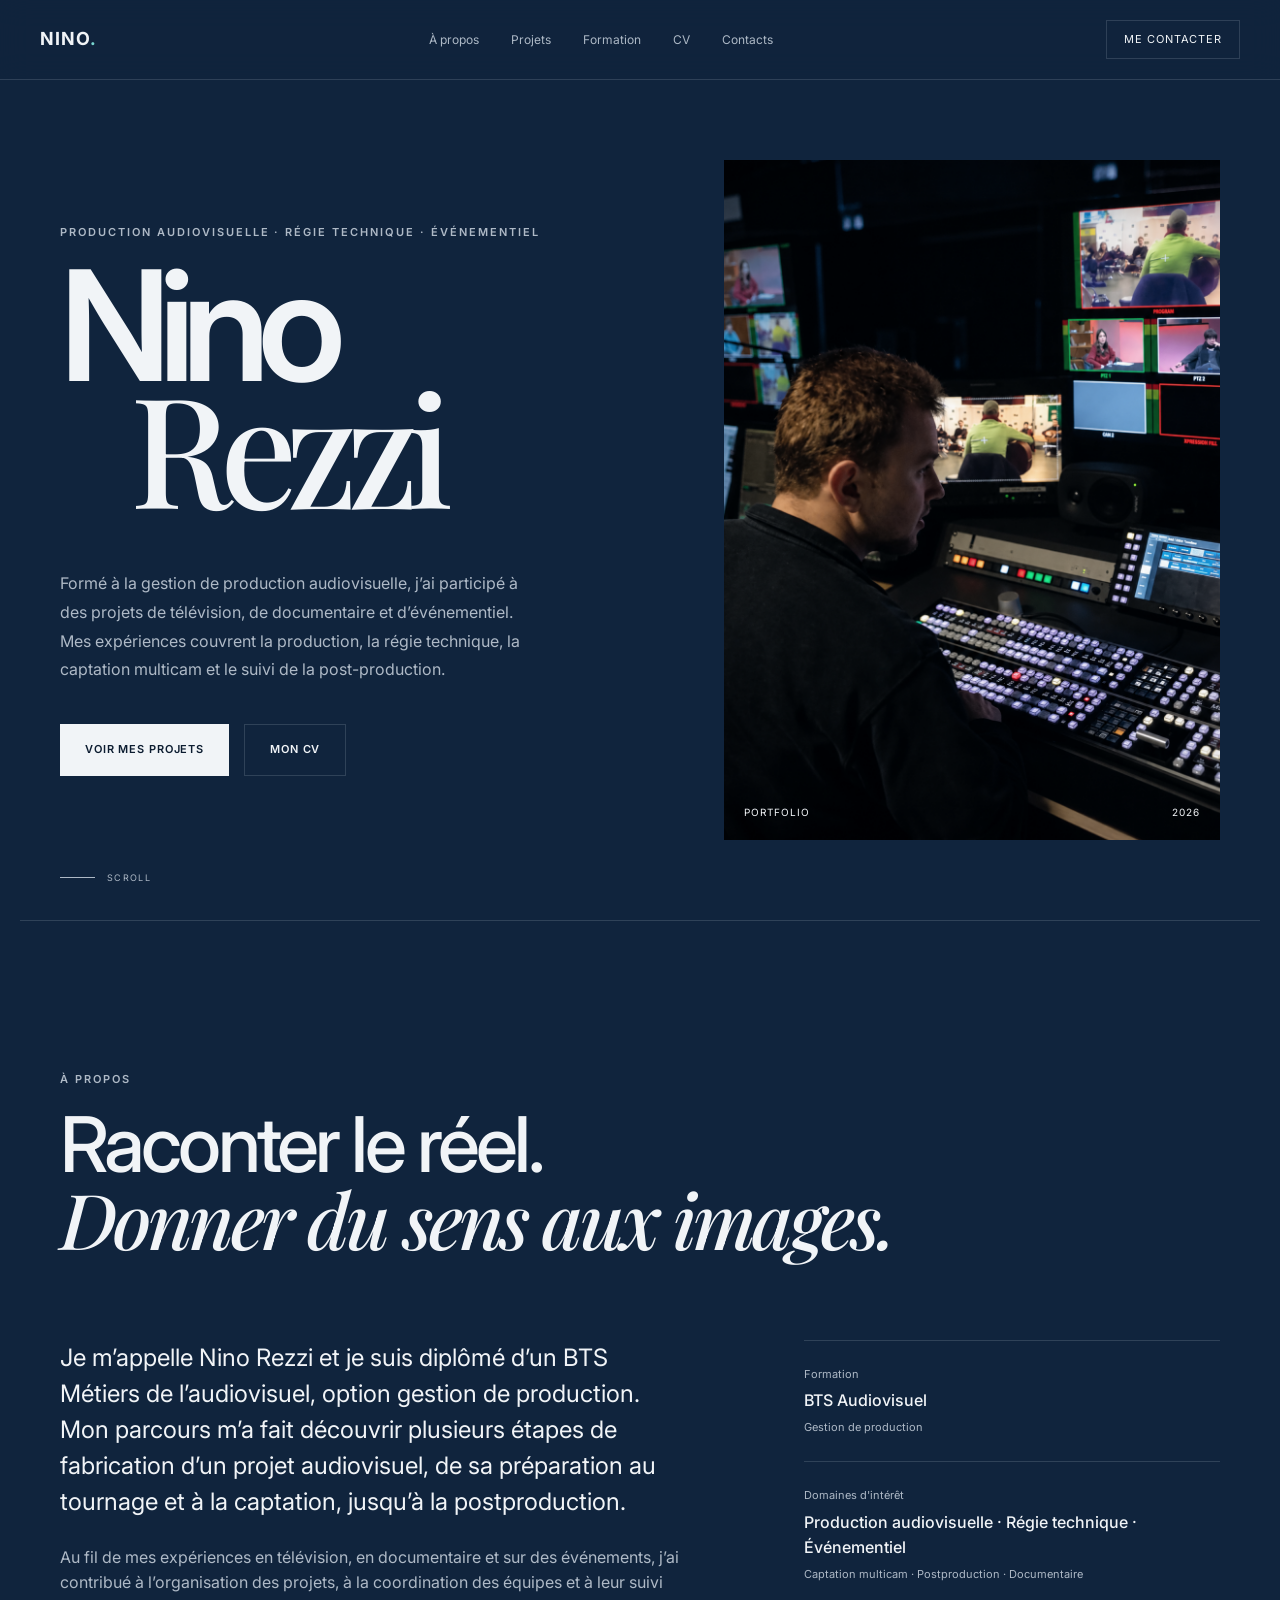
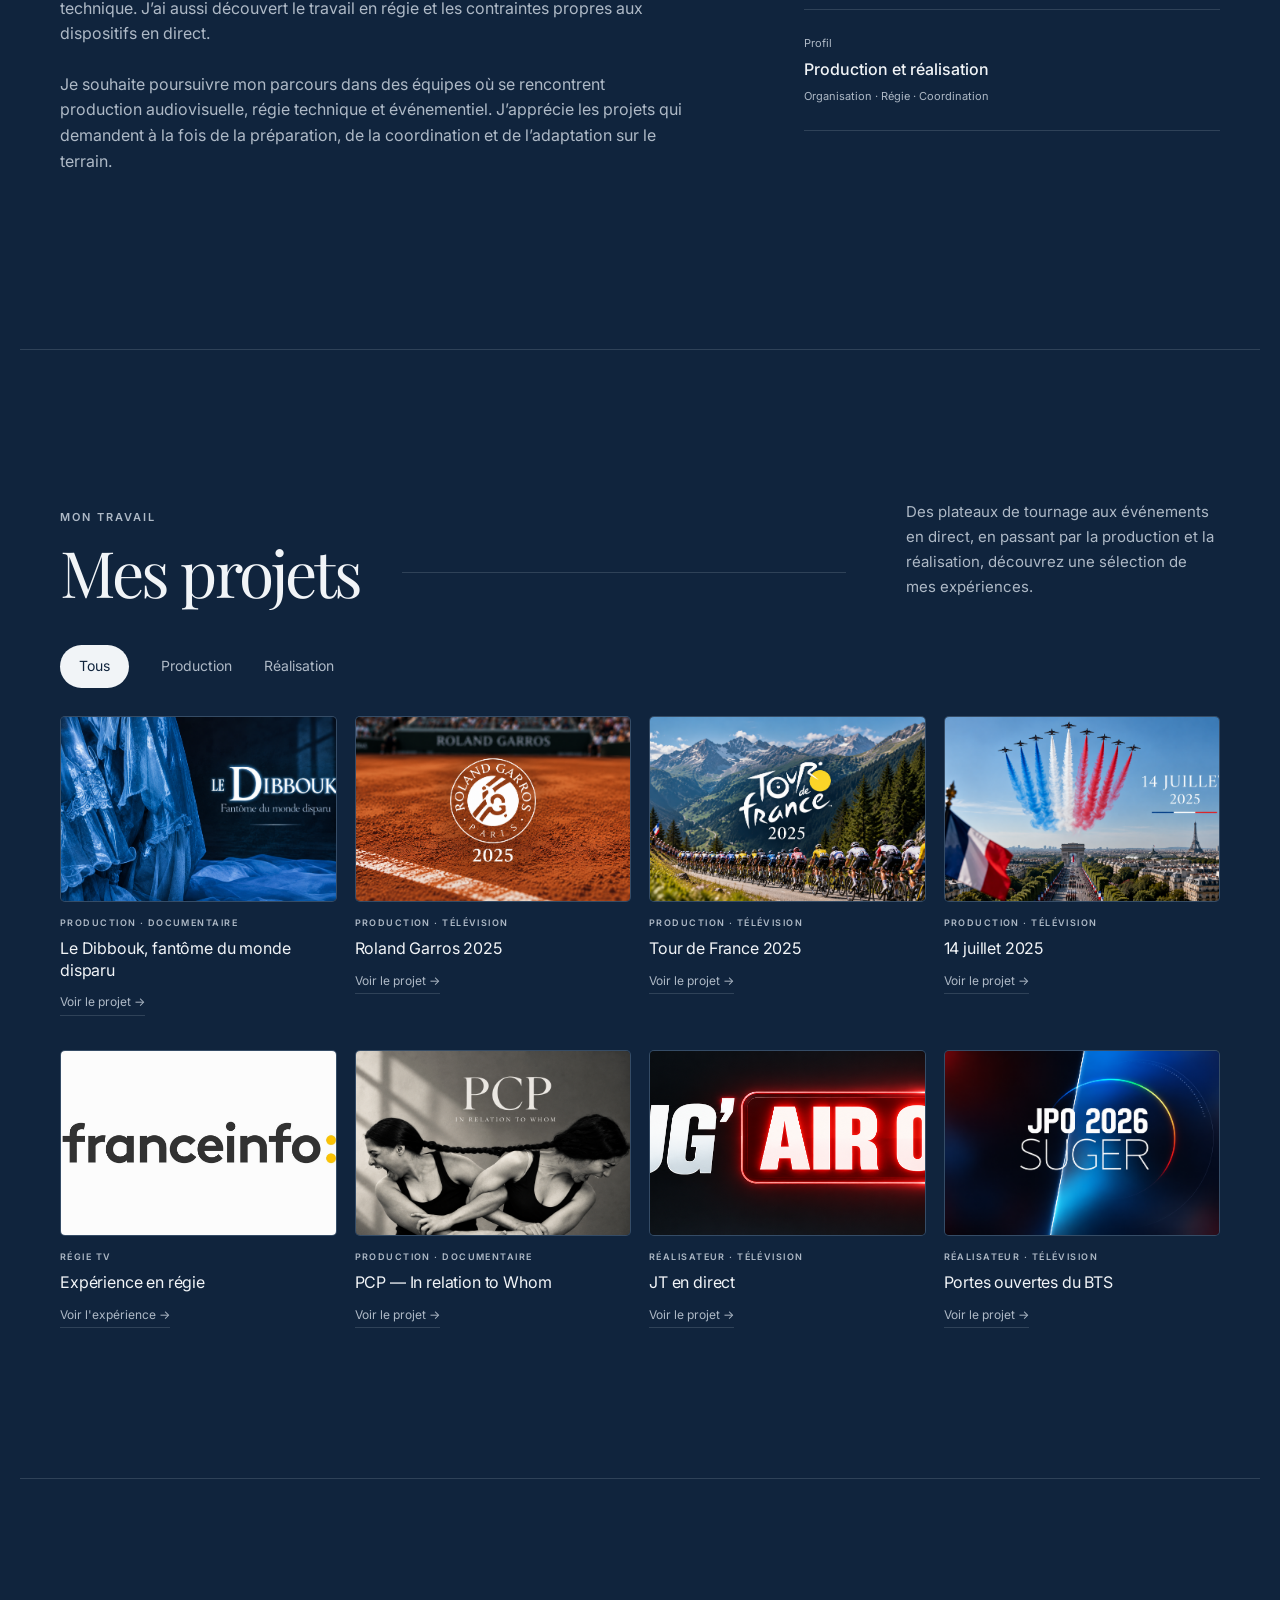
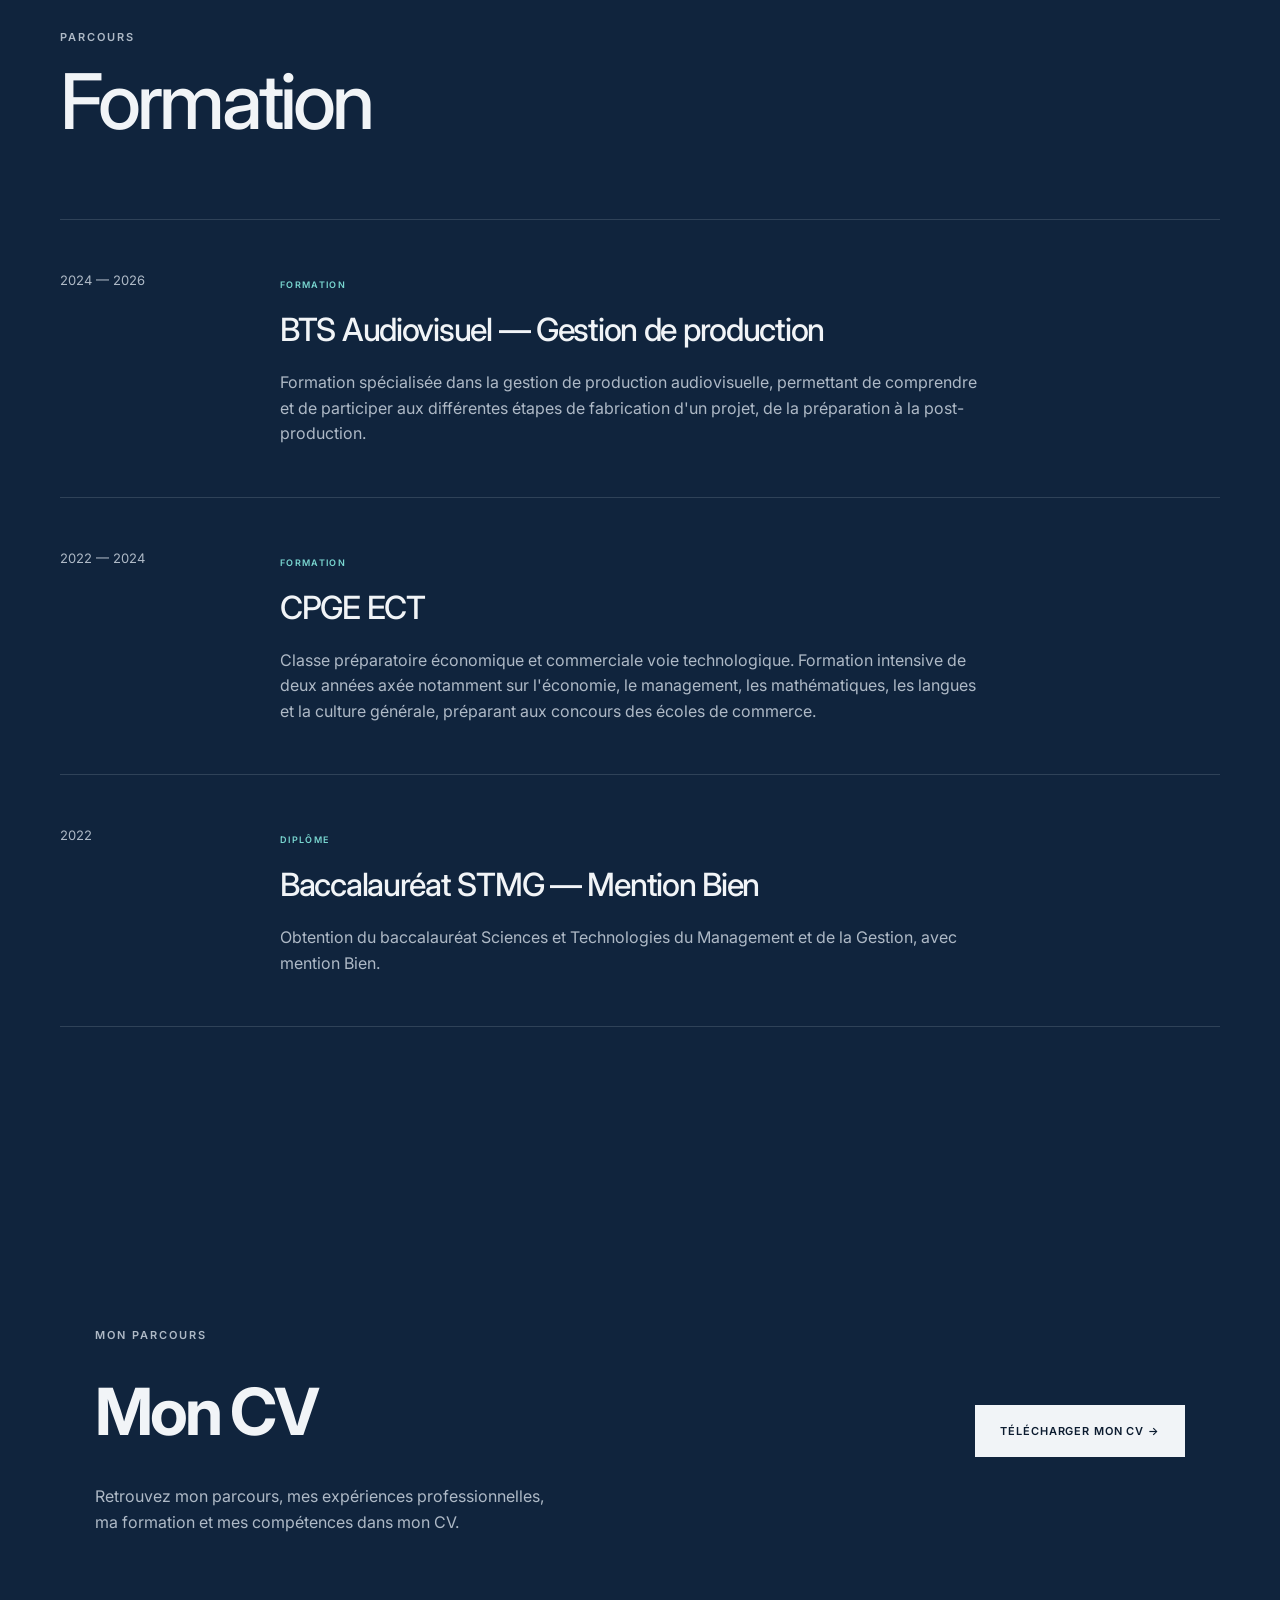
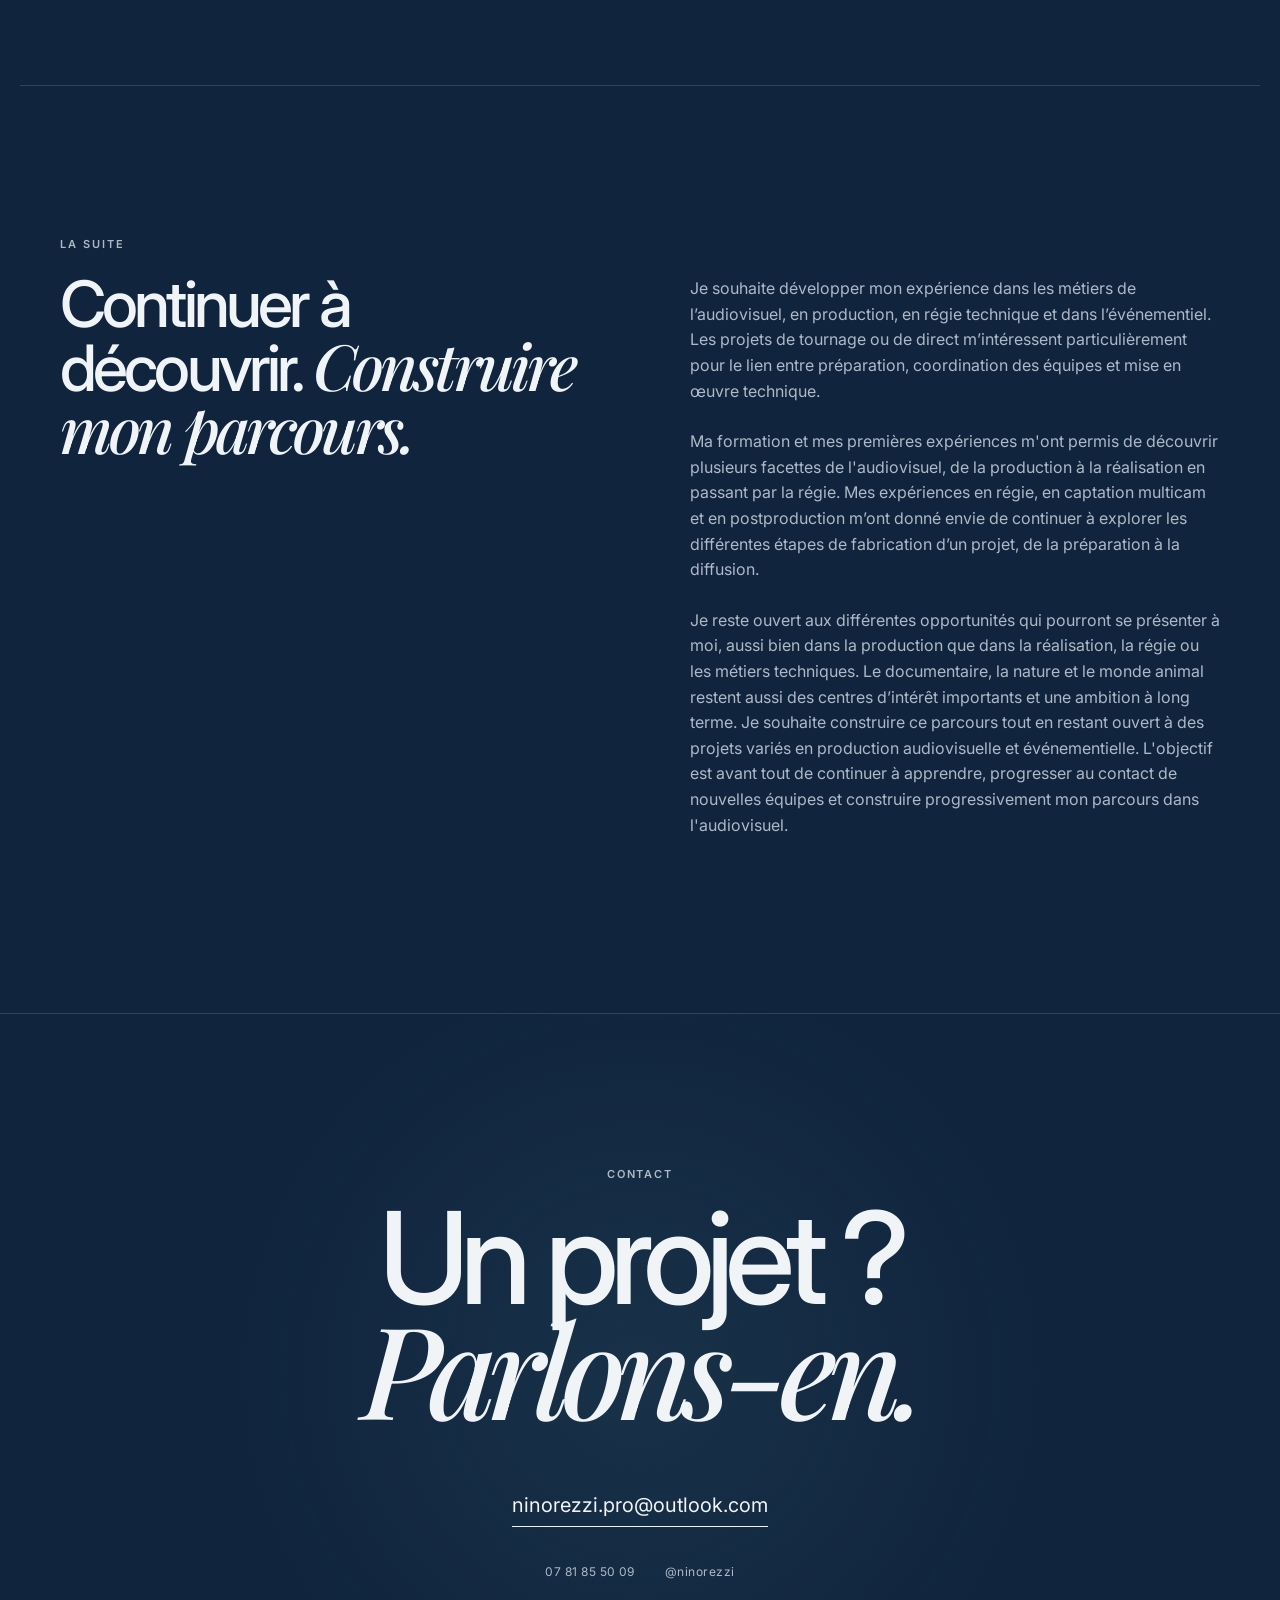
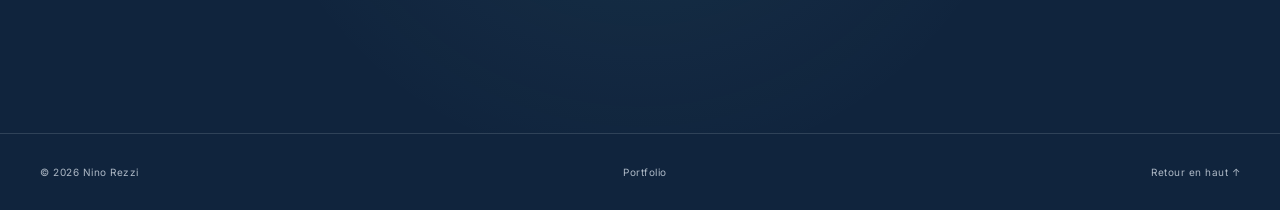
<file: index.html>
<!DOCTYPE html>
<html lang="fr">

<head>

    <meta charset="UTF-8">

    <meta
        name="viewport"
        content="width=device-width, initial-scale=1.0"
    >

    <title>Nino Rezzi — Portfolio</title>

    <meta
        name="description"
        content="Portfolio de Nino Rezzi — Production audiovisuelle, Régie technique et Événementiel."
    >

    <link
        rel="stylesheet"
        href="style.css?v=20260908"
    >

    <link rel="preconnect" href="https://fonts.googleapis.com">

    <link
        rel="preconnect"
        href="https://fonts.gstatic.com"
        crossorigin
    >

    <link
        href="https://fonts.googleapis.com/css2?family=Inter:wght@300;400;500;600;700&family=Playfair+Display:ital,wght@0,500;0,600;1,500&display=swap"
        rel="stylesheet"
    >

</head>


<body>


<!-- =====================================================
     NAVIGATION
===================================================== -->

<header class="navbar">

    <a
        href="#accueil"
        class="logo"
    >
        NINO<span>.</span>
    </a>


    <nav>

        <a href="#apropos">
            À propos
        </a>

        <a href="#projets">
            Projets
        </a>

        <a href="#formation">
            Formation
        </a>

        <a href="#cv">
            CV
        </a>

        <a href="#contact">
            Contacts
        </a>

    </nav>


    <a
        href="#contact"
        class="nav-button"
    >
        Me contacter
    </a>

</header>



<main>


<!-- =====================================================
     ACCUEIL
===================================================== -->

<section
    id="accueil"
    class="hero"
>

    <div class="hero-content">

        <p class="eyebrow">
            PRODUCTION AUDIOVISUELLE · RÉGIE TECHNIQUE · ÉVÉNEMENTIEL
        </p>


        <h1>
            Nino<br>
            <span>Rezzi</span>
        </h1>


        <p class="hero-description">

         Formé à la gestion de production audiovisuelle, j’ai participé à des projets de télévision, de documentaire et d’événementiel. Mes expériences couvrent la production, la régie technique, la captation multicam et le suivi de la post-production.



        </p>


        <div class="hero-buttons">

            <a
                href="#projets"
                class="button button-primary"
            >
                Voir mes projets
            </a>


            <a
                href="#cv"
                class="button button-secondary"
            >
                Mon CV
            </a>

        </div>

    </div>



    <div class="hero-image">

        <img
            src="images/hero.jpg"
            alt="Nino Rezzi"
        >


        <div class="image-caption">

            <span>
                PORTFOLIO
            </span>

            <span>
                2026
            </span>

        </div>

    </div>



    <div class="scroll-indicator">

        <span></span>

        SCROLL

    </div>

</section>



<!-- =====================================================
     À PROPOS
===================================================== -->

<section
    id="apropos"
    class="section about"
>

    <div class="section-header">

        <p class="eyebrow">
            À PROPOS
        </p>


        <h2>

            Raconter le réel.<br>

            <em>
                Donner du sens aux images.
            </em>

        </h2>

    </div>



    <div class="about-grid">


        <div class="about-text">

            <p class="large-text">

                 Je m’appelle Nino Rezzi et je suis diplômé d’un BTS Métiers de l’audiovisuel, option gestion de production. Mon parcours m’a fait découvrir plusieurs étapes de fabrication d’un projet audiovisuel, de sa préparation au tournage et à la captation, jusqu’à la postproduction.
            </p>


            <p>

             Au fil de mes expériences en télévision, en documentaire et sur des événements, j’ai contribué à l’organisation des projets, à la coordination des équipes et à leur suivi technique. J’ai aussi découvert le travail en régie et les contraintes propres aux dispositifs en direct.

            </p>


            <p>
Je souhaite poursuivre mon parcours dans des équipes où se rencontrent production audiovisuelle, régie technique et événementiel. J’apprécie les projets qui demandent à la fois de la préparation, de la coordination et de l’adaptation sur le terrain.
            </p>


            <p>


        </div>



        <div class="about-info">


            <div class="info-item">

                <span>
                    Formation
                </span>

                <strong>
                    BTS Audiovisuel
                </strong>

                <small>
                    Gestion de production
                </small>

            </div>



            <div class="info-item">

                <span>
                    Domaines d'intérêt
                </span>

                <strong>
                    Production audiovisuelle · Régie technique · Événementiel
                </strong>

                <small>
                    Captation multicam · Postproduction · Documentaire
                </small>

            </div>



            <div class="info-item">

                <span>
                    Profil
                </span>

                <strong>
                    Production et réalisation
                </strong>

                <small>
                    Organisation · Régie · Coordination
                </small>

            </div>


        </div>

    </div>

</section>



<!-- =====================================================
     PROJETS
===================================================== -->

<section
    id="projets"
    class="section projects"
>


    <!-- =================================================
         EN-TÊTE
    ================================================== -->

    <div class="projects-heading">


        <div class="projects-title">

            <p class="eyebrow">
                MON TRAVAIL
            </p>


            <div class="projects-title-row">

                <h2>
                    Mes projets
                </h2>

                <span class="projects-line"></span>

            </div>

        </div>



        <p class="projects-description">

            Des plateaux de tournage aux événements en direct,
            en passant par la production et la réalisation,
            découvrez une sélection de mes expériences.

        </p>

    </div>



    <!-- =================================================
         FILTRES
         
         SEULEMENT :
         TOUS
         PRODUCTION
         RÉALISATION
    ================================================== -->

    <div class="projects-filters">


        <button
            type="button"
            class="project-filter active"
            data-filter="all"
        >
            Tous
        </button>


        <button
            type="button"
            class="project-filter"
            data-filter="production"
        >
            Production
        </button>


        <button
            type="button"
            class="project-filter"
            data-filter="realisation"
        >
            Réalisation
        </button>


    </div>



    <!-- =================================================
         GRILLE
    ================================================== -->

    <div class="projects-grid">


        <!-- =================================================
             LE DIBBOUK
             PRODUCTION · DOCUMENTAIRE
        ================================================== -->

        <article
            class="project-card"
            data-role="production"
        >

            <div class="project-image">

                <img
                    src="images/dibbouk.jpg"
                    alt="Le Dibbouk, fantôme du monde disparu"
                >


                <div class="project-overlay">

                    <div class="project-preview">

                        <span class="preview-label">
                            MA CONTRIBUTION
                        </span>


                        <p>

                            Gestion de l'équipe technique,
                            organisation et programmation
                            du tournage.

                        </p>


                        <a
                            href="projets/dibbouk.html"
                            class="preview-link"
                        >
                            Voir le projet →
                        </a>

                    </div>

                </div>

            </div>



            <div class="project-info">

                <span class="project-category">
                    PRODUCTION · DOCUMENTAIRE
                </span>


                <h3>
                    Le Dibbouk, fantôme du monde disparu
                </h3>


                <a
                    href="projets/dibbouk.html"
                    class="project-link"
                >
                    Voir le projet →
                </a>

            </div>

        </article>



        <!-- =================================================
             ROLAND GARROS
             PRODUCTION · TÉLÉVISION
        ================================================== -->

        <article
            class="project-card"
            data-role="production"
        >

            <div class="project-image">

                <img
                    src="images/roland-garros.jpg"
                    alt="Roland Garros 2025"
                >


                <div class="project-overlay">

                    <div class="project-preview">

                        <span class="preview-label">
                            MA CONTRIBUTION
                        </span>


                        <p>

                            Installation du car régie et du plateau,
                            visite des installations, planification TV,
                            coordination antenne et publicité.

                        </p>


                        <a
                            href="projets/roland-garros.html"
                            class="preview-link"
                        >
                            Voir le projet →
                        </a>

                    </div>

                </div>

            </div>



            <div class="project-info">

                <span class="project-category">
                    PRODUCTION · TÉLÉVISION
                </span>


                <h3>
                    Roland Garros 2025
                </h3>


                <a
                    href="projets/roland-garros.html"
                    class="project-link"
                >
                    Voir le projet →
                </a>

            </div>

        </article>



        <!-- =================================================
             TOUR DE FRANCE
             PRODUCTION · TÉLÉVISION
        ================================================== -->

        <article
            class="project-card"
            data-role="production"
        >

            <div class="project-image">

                <img
                    src="images/tour-de-france.jpg"
                    alt="Tour de France 2025"
                >


                <div class="project-overlay">

                    <div class="project-preview">

                        <span class="preview-label">
                            MA CONTRIBUTION
                        </span>


                        <p>

                            Suivi des accréditations de l'équipe
                            technique et des journalistes sur
                            l'ensemble du Tour de France.

                        </p>


                        <a
                            href="projets/tour-de-france.html"
                            class="preview-link"
                        >
                            Voir le projet →
                        </a>

                    </div>

                </div>

            </div>



            <div class="project-info">

                <span class="project-category">
                    PRODUCTION · TÉLÉVISION
                </span>


                <h3>
                    Tour de France 2025
                </h3>


                <a
                    href="projets/tour-de-france.html"
                    class="project-link"
                >
                    Voir le projet →
                </a>

            </div>

        </article>



        <!-- =================================================
             14 JUILLET
             PRODUCTION · TÉLÉVISION
        ================================================== -->

        <article
            class="project-card"
            data-role="production"
        >

            <div class="project-image">

                <img
                    src="images/14-juillet.jpg"
                    alt="14 juillet 2025"
                >


                <div class="project-overlay">

                    <div class="project-preview">

                        <span class="preview-label">
                            MA CONTRIBUTION
                        </span>


                        <p>

                            Planification des repérages et préparation
                            technique du dispositif destiné à obtenir
                            les images aériennes du défilé.

                        </p>


                        <a
                            href="projets/14-juillet.html"
                            class="preview-link"
                        >
                            Voir le projet →
                        </a>

                    </div>

                </div>

            </div>



            <div class="project-info">

                <span class="project-category">
                    PRODUCTION · TÉLÉVISION
                </span>


                <h3>
                    14 juillet 2025
                </h3>


                <a
                    href="projets/14-juillet.html"
                    class="project-link"
                >
                    Voir le projet →
                </a>

            </div>

        </article>



        <!-- =================================================
             EXPÉRIENCE EN RÉGIE
             
             CLASSÉE DANS RÉALISATION
             MAIS LABEL = RÉGIE TV
        ================================================== -->

        <article
            class="project-card"
            data-role="realisation"
        >

            <div class="project-image">

                <img
                    src="images/regie.jpg"
                    alt="Expérience en régie TV"
                >


                <div class="project-overlay">

                    <div class="project-preview">

                        <span class="preview-label">
                            MA CONTRIBUTION
                        </span>


                        <p>

                            Installation des caméras à distance,
                            cadrage en direct et participation
                            à la réalisation avec le réalisateur.

                        </p>


                        <a
                            href="projets/regie.html"
                            class="preview-link"
                        >
                            Voir l'expérience →
                        </a>

                    </div>

                </div>

            </div>



            <div class="project-info">

                <span class="project-category">
                    RÉGIE TV
                </span>


                <h3>
                    Expérience en régie
                </h3>


                <a
                    href="projets/regie.html"
                    class="project-link"
                >
                    Voir l'expérience →
                </a>

            </div>

        </article>



        <!-- =================================================
             PCP
             PRODUCTION · DOCUMENTAIRE
        ================================================== -->

        <article
            class="project-card"
            data-role="production"
        >

            <div class="project-image">

                <img
                    src="images/pcp-relation.jpg"
                    alt="PCP — In relation to Whom"
                >


                <div class="project-overlay">

                    <div class="project-preview">

                        <span class="preview-label">
                            MA CONTRIBUTION
                        </span>


                        <p>

                            Organisation, suivi social et juridique,
                            gestion financière et suivi technique.

                        </p>


                        <a
                            href="projets/pcp-relation.html"
                            class="preview-link"
                        >
                            Voir le projet →
                        </a>

                    </div>

                </div>

            </div>



            <div class="project-info">

                <span class="project-category">
                    PRODUCTION · DOCUMENTAIRE
                </span>


                <h3>
                    PCP — In relation to Whom
                </h3>


                <a
                    href="projets/pcp-relation.html"
                    class="project-link"
                >
                    Voir le projet →
                </a>

            </div>

        </article>



        <!-- =================================================
             JT
             RÉALISATEUR · TÉLÉVISION
        ================================================== -->

        <article
            class="project-card"
            data-role="realisation"
        >

            <div class="project-image">

                <img
                    src="images/jt-direct.jpg"
                    alt="Réalisation en direct d'un journal télévisé"
                >


                <div class="project-overlay">

                    <div class="project-preview">

                        <span class="preview-label">
                            MA CONTRIBUTION
                        </span>


                        <p>

                            Réalisation du plateau du JT en direct
                            et création artistique du programme :
                            couleurs, typographie et choix techniques.

                        </p>


                        <a
                            href="projets/jt-direct.html"
                            class="preview-link"
                        >
                            Voir le projet →
                        </a>

                    </div>

                </div>

            </div>



            <div class="project-info">

                <span class="project-category">
                    RÉALISATEUR · TÉLÉVISION
                </span>


                <h3>
                    JT en direct
                </h3>


                <a
                    href="projets/jt-direct.html"
                    class="project-link"
                >
                    Voir le projet →
                </a>

            </div>

        </article>



        <!-- =================================================
             JPO
             RÉALISATEUR · TÉLÉVISION
        ================================================== -->

        <article
            class="project-card"
            data-role="realisation"
        >

            <div class="project-image">

                <img
                    src="images/jpo.jpg"
                    alt="Réalisation en direct des portes ouvertes"
                >


                <div class="project-overlay">

                    <div class="project-preview">

                        <span class="preview-label">
                            MA CONTRIBUTION
                        </span>


                        <p>

                            Réalisation du plateau JPO en direct
                            et création artistique autour
                            de la diffusion.

                        </p>


                        <a
                            href="projets/jpo.html"
                            class="preview-link"
                        >
                            Voir le projet →
                        </a>

                    </div>

                </div>

            </div>



            <div class="project-info">

                <span class="project-category">
                    RÉALISATEUR · TÉLÉVISION
                </span>


                <h3>
                    Portes ouvertes du BTS
                </h3>


                <a
                    href="projets/jpo.html"
                    class="project-link"
                >
                    Voir le projet →
                </a>

            </div>

        </article>


    </div>

</section>



<!-- =====================================================
     FORMATION
===================================================== -->

<section
    id="formation"
    class="section formation"
>


    <div class="section-header">

        <p class="eyebrow">
            PARCOURS
        </p>


        <h2>
            Formation
        </h2>

    </div>



    <div class="timeline">


        <div class="timeline-item">

            <div class="timeline-date">
                2024 — 2026
            </div>


            <div class="timeline-content">

                <span>
                    FORMATION
                </span>


                <h3>
                    BTS Audiovisuel — Gestion de production
                </h3>


                <p>

                    Formation spécialisée dans la gestion de
                    production audiovisuelle, permettant de
                    comprendre et de participer aux différentes
                    étapes de fabrication d'un projet, de la
                    préparation à la post-production.

                </p>

            </div>

        </div>



        <div class="timeline-item">

            <div class="timeline-date">
                2022 — 2024
            </div>


            <div class="timeline-content">

                <span>
                    FORMATION
                </span>


                <h3>
                    CPGE ECT
                </h3>


                <p>

                    Classe préparatoire économique et commerciale
                    voie technologique. Formation intensive de deux
                    années axée notamment sur l'économie, le management,
                    les mathématiques, les langues et la culture générale,
                    préparant aux concours des écoles de commerce.

                </p>

            </div>

        </div>



        <div class="timeline-item">

            <div class="timeline-date">
                2022
            </div>


            <div class="timeline-content">

                <span>
                    DIPLÔME
                </span>


                <h3>
                    Baccalauréat STMG — Mention Bien
                </h3>


                <p>

                    Obtention du baccalauréat Sciences et Technologies
                    du Management et de la Gestion, avec mention Bien.

                </p>

            </div>

        </div>


    </div>

</section>



<!-- =====================================================
     CV
===================================================== -->

<section
    id="cv"
    class="section cv"
>


    <div class="cv-container">


        <div>

            <p class="eyebrow">
                MON PARCOURS
            </p>


            <h2>
                Mon CV
            </h2>


            <p>

                Retrouvez mon parcours, mes expériences
                professionnelles, ma formation et mes compétences
                dans mon CV.

            </p>

        </div>



        <a
    href="documents/CV-Nino-Rezzi.pdf"
    class="button button-primary"
    download="CV-Nino-Rezzi.pdf"
>
    Télécharger mon CV →
</a>


    </div>

</section>



<!-- =====================================================
     OBJECTIFS
===================================================== -->
<section class="section objectives">

    <div class="objectives-grid">

        <div>

            <p class="eyebrow">
                LA SUITE
            </p>

            <h2>
                Continuer à découvrir.
                <em>Construire mon parcours.</em>
            </h2>

        </div>

        <div class="objective-text">

            <p>
               Je souhaite développer mon expérience dans les métiers de l’audiovisuel, en production, en régie technique et dans l’événementiel. Les projets de tournage ou de direct m’intéressent particulièrement pour le lien entre préparation, coordination des équipes et mise en œuvre technique.
            </p>

            <p>
                Ma formation et mes premières expériences m'ont permis de
                découvrir plusieurs facettes de l'audiovisuel, de la production
                à la réalisation en passant par la régie. Mes expériences en régie, en captation multicam et en postproduction m’ont donné envie de continuer à explorer les différentes étapes de fabrication d’un projet, de la préparation à la diffusion.
            </p>

            <p>
                Je reste ouvert aux différentes opportunités qui pourront se
                présenter à moi, aussi bien dans la production que dans la
                réalisation, la régie ou les métiers techniques.
                Le documentaire, la nature et le monde animal restent aussi des centres d’intérêt importants et une ambition à long terme. Je souhaite construire ce parcours tout en restant ouvert à des projets variés en production audiovisuelle et événementielle.
                L'objectif est
                avant tout de continuer à apprendre, progresser au contact de
                nouvelles équipes et construire progressivement mon parcours
                dans l'audiovisuel.
            </p>

        </div>

    </div>

</section>
<!-- =====================================================
     CONTACT
===================================================== -->

<section
    id="contact"
    class="contact"
>


    <div class="contact-content">


        <p class="eyebrow">
            CONTACT
        </p>


        <h2>

            Un projet ?<br>

            <em>
                Parlons-en.
            </em>

        </h2>


        <a
            href="mailto:Ninorezzi10@outlook.fr"
            class="contact-email"
        >
            ninorezzi.pro@outlook.com
        </a>


        <div class="contact-details">

            <a href="tel:+33781855009">
                07 81 85 50 09
            </a>


            <a
                href="https://www.instagram.com/ninorezzi/"
                target="_blank"
                rel="noopener noreferrer"
            >
                @ninorezzi
            </a>

        </div>


    </div>

</section>


</main>



<!-- =====================================================
     FOOTER
===================================================== -->

<footer>

    <span>
        © 2026 Nino Rezzi
    </span>


    <span>
        Portfolio
    </span>


    <a href="#accueil">
        Retour en haut ↑
    </a>

</footer>



<!-- =====================================================
     FILTRE DES PROJETS
===================================================== -->

<script>

document.addEventListener(
    "DOMContentLoaded",
    () => {

        const filters =
            document.querySelectorAll(
                ".project-filter"
            );


        const cards =
            document.querySelectorAll(
                ".project-card"
            );


        filters.forEach(
            (filter) => {

                filter.addEventListener(
                    "click",
                    () => {

                        const selectedFilter =
                            filter.dataset.filter;


                        /* -----------------------------
                           BOUTON ACTIF
                        ----------------------------- */

                        filters.forEach(
                            (item) => {

                                item.classList.remove(
                                    "active"
                                );

                            }
                        );


                        filter.classList.add(
                            "active"
                        );


                        /* -----------------------------
                           FILTRAGE
                        ----------------------------- */

                        cards.forEach(
                            (card) => {

                                const role =
                                    card.dataset.role;


                                if (
                                    selectedFilter === "all" ||
                                    role === selectedFilter
                                ) {

                                    card.hidden = false;

                                } else {

                                    card.hidden = true;

                                }

                            }
                        );

                    }
                );

            }
        );

    }
);

</script>


</body>

</html>
</file>
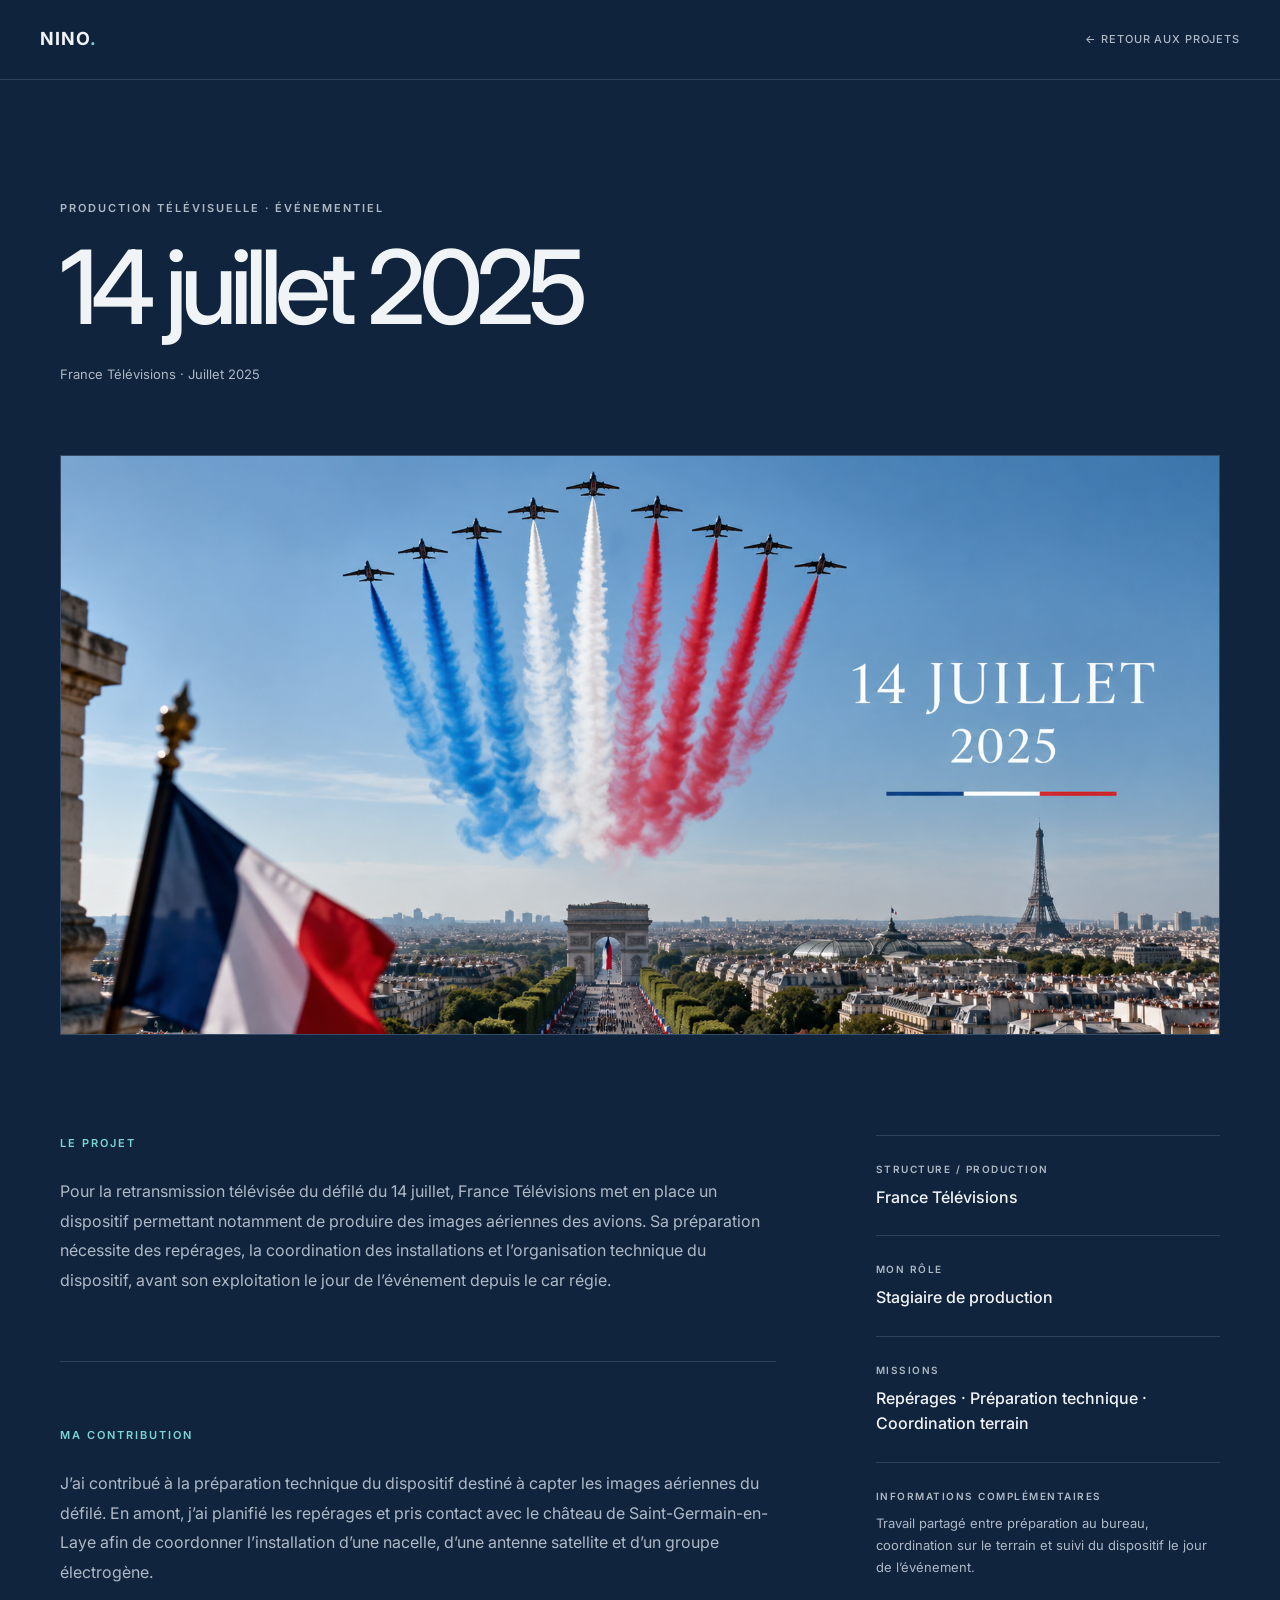
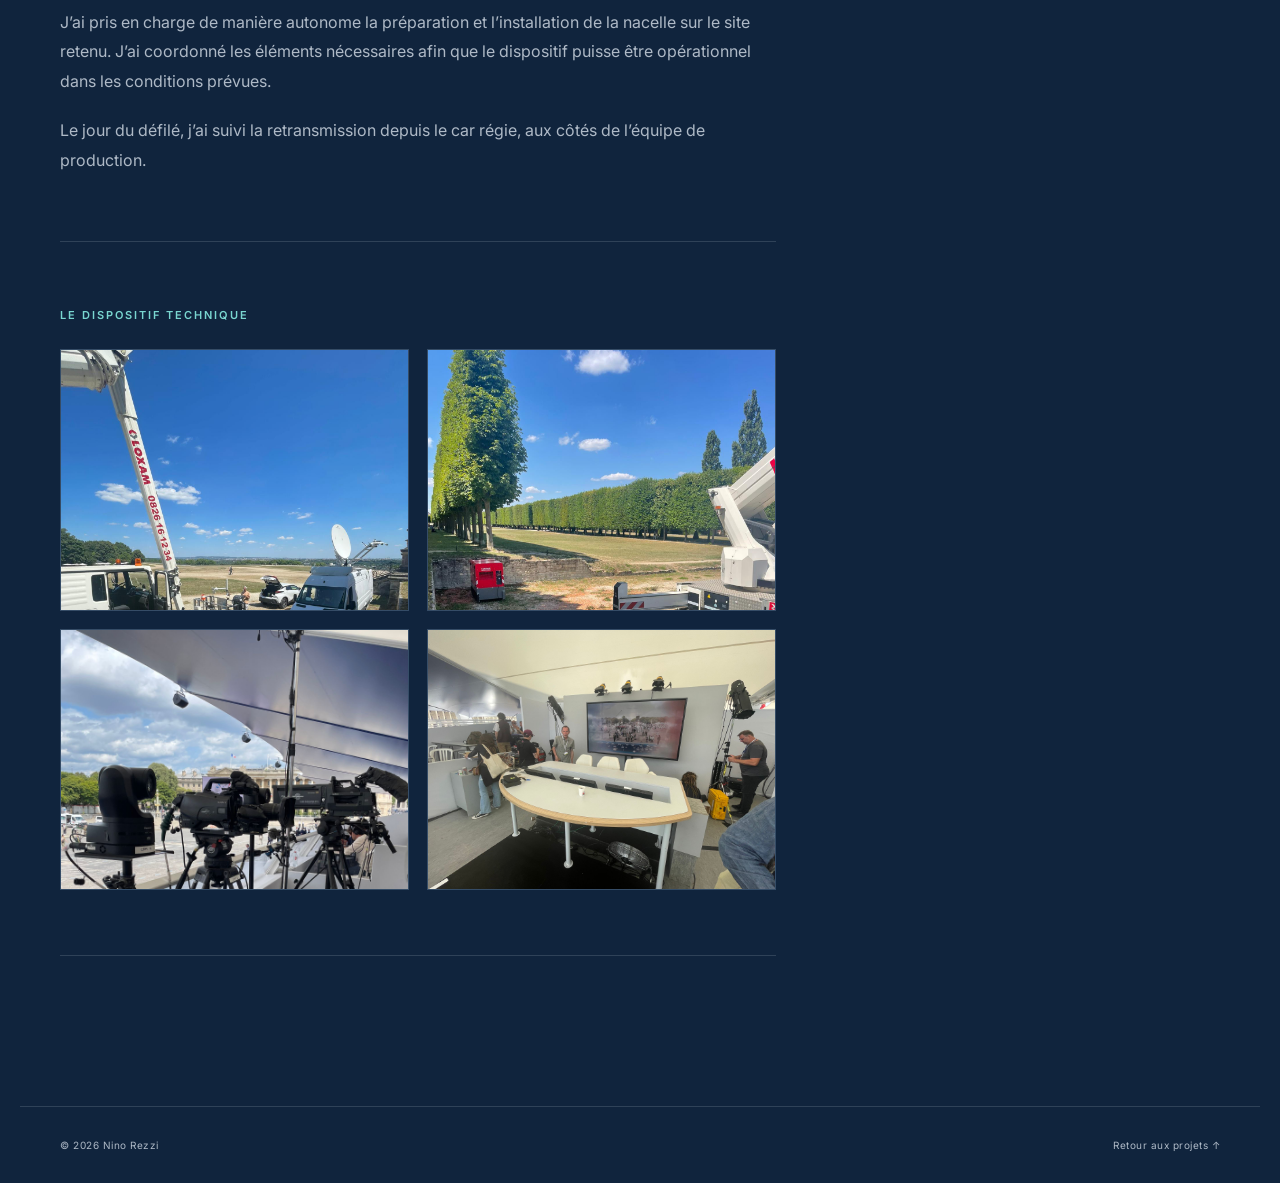
<file: projets/14-juillet.html>
<!DOCTYPE html>
<html lang="fr">
<head>
    <meta charset="UTF-8">
    <meta name="viewport" content="width=device-width, initial-scale=1.0">

    <title>14 juillet 2025 — Nino Rezzi</title>
    <meta
        name="description"
        content="Préparation technique et coordination d’un dispositif de captation aérienne pour le défilé du 14 juillet 2025."
    >

    <link rel="stylesheet" href="../style.css">
    <link rel="stylesheet" href="../projets/project.css">

    <link rel="preconnect" href="https://fonts.googleapis.com">
    <link rel="preconnect" href="https://fonts.gstatic.com" crossorigin>
    <link
        href="https://fonts.googleapis.com/css2?family=Inter:wght@300;400;500;600;700&family=Playfair+Display:ital,wght@0,500;0,600;1,500&display=swap"
        rel="stylesheet"
    >

    <style>
        .project-hero-link,
        .project-gallery a {
            display: block;
        }

        .project-gallery figure {
            margin: 0;
        }

        .project-gallery img {
            display: block;
            width: 100%;
            height: auto;
        }

        .project-gallery figcaption {
            margin-top: 12px;
            color: var(--text-muted);
            font-size: 13px;
            line-height: 1.5;
        }
    </style>
</head>

<body class="project-page">

<header class="project-nav">
    <a href="../index.html" class="logo">NINO<span>.</span></a>
    <a href="../index.html#projets" class="back-link">← Retour aux projets</a>
</header>

<main class="project-main">
    <header class="project-intro">
        <p class="eyebrow">PRODUCTION TÉLÉVISUELLE · ÉVÉNEMENTIEL</p>

        <h1>14 juillet 2025</h1>

        <div class="project-meta">
            <span>France Télévisions · Juillet 2025</span>
        </div>
    </header>

    <div class="project-hero">
        <a
            class="project-hero-link"
            href="../images/14-juillet.jpg"
            target="_blank"
            rel="noopener noreferrer"
            aria-label="Ouvrir le visuel du projet en grand"
        >
            <img
                src="../images/14-juillet.jpg"
                alt="Dispositif de captation du défilé du 14 juillet"
            >
        </a>
    </div>

    <div class="project-grid">
        <div class="project-content">

            <section>
                <h2>Le projet</h2>

                <p>
                    Pour la retransmission télévisée du défilé du 14 juillet,
                    France Télévisions met en place un dispositif permettant
                    notamment de produire des images aériennes des avions.
                    Sa préparation nécessite des repérages, la coordination
                    des installations et l’organisation technique du dispositif,
                    avant son exploitation le jour de l’événement depuis le
                    car régie.
                </p>
            </section>

            <section>
                <h2>Ma contribution</h2>

                <p>
                    J’ai contribué à la préparation technique du dispositif
                    destiné à capter les images aériennes du défilé. En amont,
                    j’ai planifié les repérages et pris contact avec le château
                    de Saint-Germain-en-Laye afin de coordonner l’installation
                    d’une nacelle, d’une antenne satellite et d’un groupe
                    électrogène.
                </p>

                <p>
                    J’ai pris en charge de manière autonome la préparation et
                    l’installation de la nacelle sur le site retenu. J’ai
                    coordonné les éléments nécessaires afin que le dispositif
                    puisse être opérationnel dans les conditions prévues.
                </p>

                <p>
                    Le jour du défilé, j’ai suivi la retransmission depuis le
                    car régie, aux côtés de l’équipe de production.
                </p>
            </section>

            <section>
                <h2>Le dispositif technique</h2>

                <div class="project-gallery">

                    <figure>
                        <a
                            href="../images/14-juillet-nacelle.jpg"
                            target="_blank"
                            rel="noopener noreferrer"
                            aria-label="Ouvrir la photo de la nacelle en grand"
                        >
                            <img
                                src="../images/14-juillet-nacelle.jpg"
                                alt="Nacelle et moyens de réception des images aériennes"
                                loading="lazy"
                            >
                        </a>
                        <figcaption>
                            Nacelle et antenne satellite mobilisées pour la
                            réception des images aériennes du défilé.
                        </figcaption>
                    </figure>

                    <figure>
                        <a
                            href="../images/14-juillet-groupe-electrogene.jpg"
                            target="_blank"
                            rel="noopener noreferrer"
                            aria-label="Ouvrir la photo du groupe électrogène en grand"
                        >
                            <img
                                src="../images/14-juillet-groupe-electrogene.jpg"
                                alt="Groupe électrogène installé sur le site"
                                loading="lazy"
                            >
                        </a>
                        <figcaption>
                            Groupe électrogène utilisé pour alimenter les
                            équipements du dispositif.
                        </figcaption>
                    </figure>

                    <figure>
                        <a
                            href="../images/14-juillet-installation-plateau.jpg"
                            target="_blank"
                            rel="noopener noreferrer"
                            aria-label="Ouvrir la photo de l’installation des caméras en grand"
                        >
                            <img
                                src="../images/14-juillet-installation-plateau.jpg"
                                alt="Caméras installées sur le site de la place de la Concorde"
                                loading="lazy"
                            >
                        </a>
                        <figcaption>
                            Caméras et moyens de captation installés sur le
                            site de la Concorde.
                        </figcaption>
                    </figure>

                    <figure>
                        <a
                            href="../images/14-juillet-plateau-defile.jpg"
                            target="_blank"
                            rel="noopener noreferrer"
                            aria-label="Ouvrir la photo du plateau de production en grand"
                        >
                            <img
                                src="../images/14-juillet-plateau-defile.jpg"
                                alt="Installation technique et espace de production sur le site de la Concorde"
                                loading="lazy"
                            >
                        </a>
                        <figcaption>
                            Installation technique et espace de production
                            sur le site de la Concorde pendant la retransmission.
                        </figcaption>
                    </figure>

                </div>
            </section>

        </div>

        <aside class="project-side">
            <div class="info-block">
                <span class="info-label">Structure / production</span>
                <div class="info-value">France Télévisions</div>
            </div>

            <div class="info-block">
                <span class="info-label">Mon rôle</span>
                <div class="info-value">Stagiaire de production</div>
            </div>

            <div class="info-block">
                <span class="info-label">Missions</span>
                <div class="info-value">
                    Repérages · Préparation technique · Coordination terrain
                </div>
            </div>

            <div class="info-block">
                <span class="info-label">Informations complémentaires</span>
                <p>
                    Travail partagé entre préparation au bureau, coordination
                    sur le terrain et suivi du dispositif le jour de l’événement.
                </p>
            </div>
        </aside>
    </div>
</main>

<footer class="project-footer">
    <span>© 2026 Nino Rezzi</span>
    <a href="../index.html#projets">Retour aux projets ↑</a>
</footer>

</body>
</html>
</file>
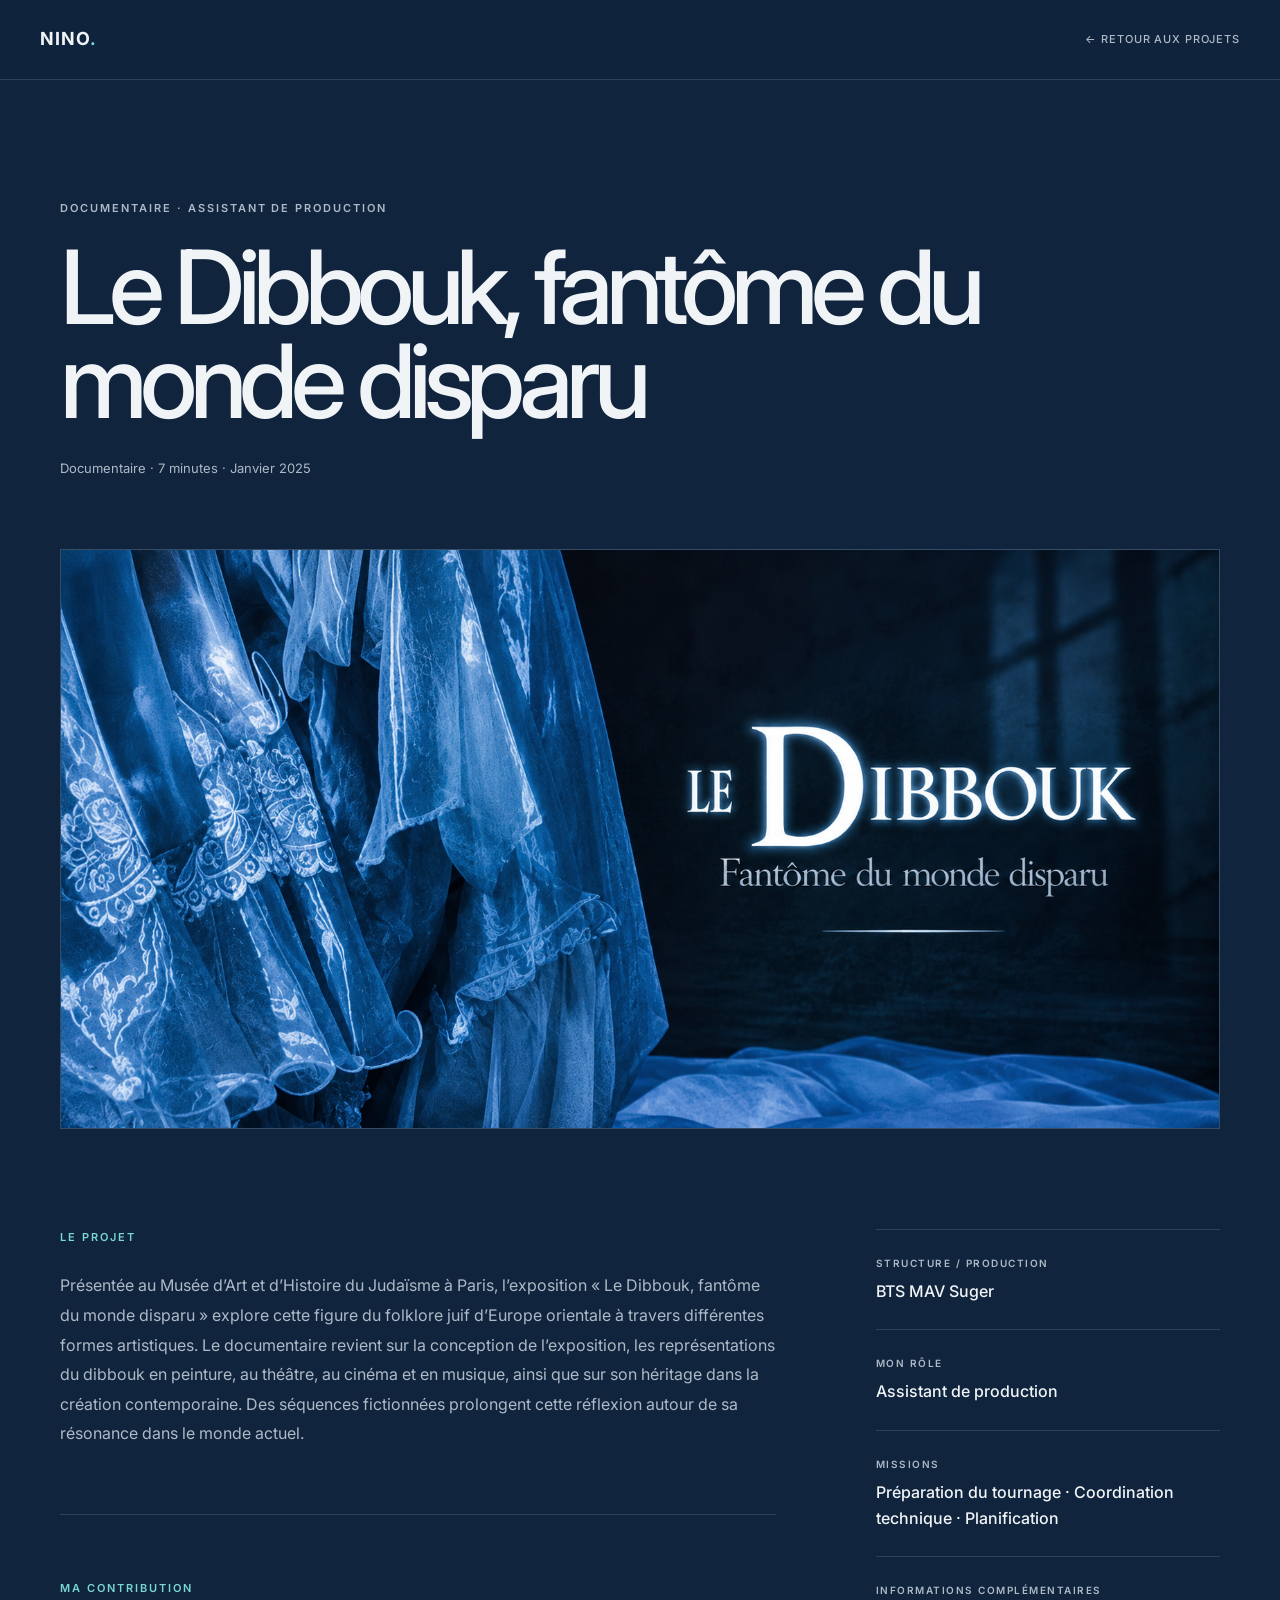
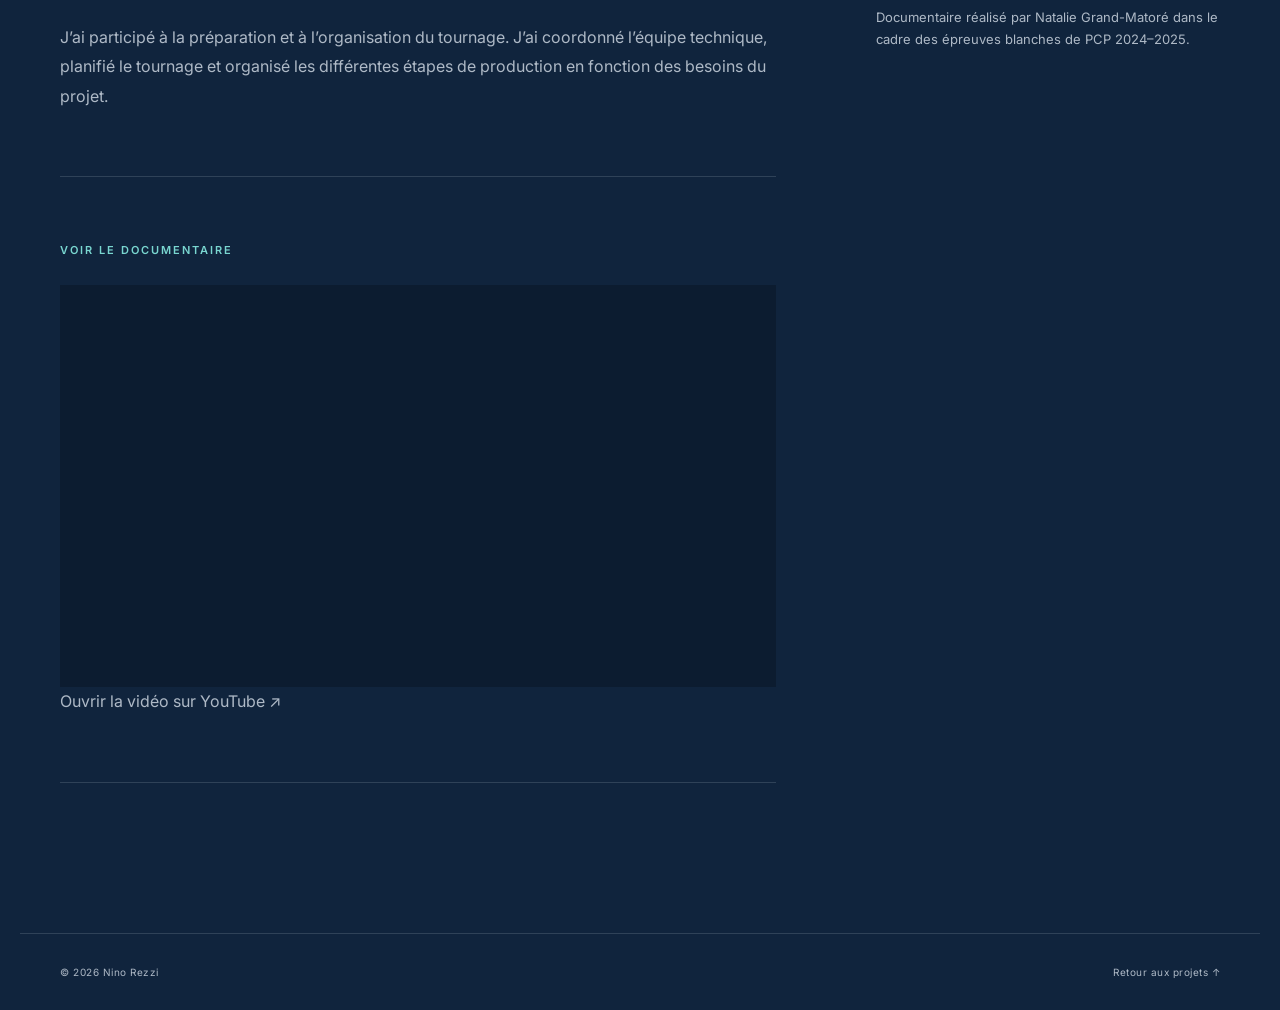
<file: projets/dibbouk.html>
<!DOCTYPE html>
<html lang="fr">
<head>
    <meta charset="UTF-8">
    <meta name="viewport" content="width=device-width, initial-scale=1.0">

    <title>Le Dibbouk, fantôme du monde disparu — Nino Rezzi</title>
    <meta
        name="description"
        content="Documentaire réalisé dans le cadre du BTS audiovisuel Suger. Découvrez la contribution de Nino Rezzi à la préparation et à l’organisation du tournage."
    >

    <link rel="stylesheet" href="../style.css">
    <link rel="stylesheet" href="../projets/project.css">

    <link rel="preconnect" href="https://fonts.googleapis.com">
    <link rel="preconnect" href="https://fonts.gstatic.com" crossorigin>
    <link
        href="https://fonts.googleapis.com/css2?family=Inter:wght@300;400;500;600;700&family=Playfair+Display:ital,wght@0,500;0,600;1,500&display=swap"
        rel="stylesheet"
    >

    <style>
        .project-hero-link {
            display: block;
        }

        .project-video {
            width: 100%;
            aspect-ratio: 16 / 9;
            overflow: hidden;
            background: var(--background-dark);
        }

        .project-video iframe {
            display: block;
            width: 100%;
            height: 100%;
            border: 0;
        }

        .project-video-link {
            margin-top: 14px;
        }
    </style>
</head>

<body class="project-page">

<header class="project-nav">
    <a href="../index.html" class="logo">NINO<span>.</span></a>
    <a href="../index.html#projets" class="back-link">← Retour aux projets</a>
</header>

<main class="project-main">
    <header class="project-intro">
        <p class="eyebrow">DOCUMENTAIRE · ASSISTANT DE PRODUCTION</p>

        <h1>Le Dibbouk, fantôme du monde disparu</h1>

        <div class="project-meta">
            <span>Documentaire · 7 minutes · Janvier 2025</span>
        </div>
    </header>

    <div class="project-hero">
        <a
            class="project-hero-link"
            href="../images/dibbouk.jpg"
            target="_blank"
            rel="noopener noreferrer"
            aria-label="Ouvrir le visuel du documentaire en grand"
        >
            <img
                src="../images/dibbouk.jpg"
                alt="Visuel du documentaire Le Dibbouk, fantôme du monde disparu"
            >
        </a>
    </div>

    <div class="project-grid">
        <div class="project-content">

            <section>
                <h2>Le projet</h2>

                <p>
                    Présentée au Musée d’Art et d’Histoire du Judaïsme à Paris,
                    l’exposition « Le Dibbouk, fantôme du monde disparu »
                    explore cette figure du folklore juif d’Europe orientale
                    à travers différentes formes artistiques. Le documentaire
                    revient sur la conception de l’exposition, les représentations
                    du dibbouk en peinture, au théâtre, au cinéma et en musique,
                    ainsi que sur son héritage dans la création contemporaine.
                    Des séquences fictionnées prolongent cette réflexion autour
                    de sa résonance dans le monde actuel.
                </p>
            </section>

            <section>
                <h2>Ma contribution</h2>

                <p>
                    J’ai participé à la préparation et à l’organisation du
                    tournage. J’ai coordonné l’équipe technique, planifié le
                    tournage et organisé les différentes étapes de production
                    en fonction des besoins du projet.
                </p>
            </section>

            <section>
                <h2>Voir le documentaire</h2>

                <div class="project-video">
                    <iframe
                        src="https://www.youtube-nocookie.com/embed/Rg_oQydaJWo"
                        title="Le Dibbouk, fantôme du monde disparu — documentaire"
                        loading="lazy"
                        referrerpolicy="strict-origin-when-cross-origin"
                        allow="accelerometer; autoplay; clipboard-write; encrypted-media; gyroscope; picture-in-picture; web-share"
                        allowfullscreen
                    ></iframe>
                </div>

                <p class="project-video-link">
                    <a
                        href="https://youtu.be/Rg_oQydaJWo"
                        target="_blank"
                        rel="noopener noreferrer"
                    >
                        Ouvrir la vidéo sur YouTube ↗
                    </a>
                </p>
            </section>

        </div>

        <aside class="project-side">
            <div class="info-block">
                <span class="info-label">Structure / production</span>
                <div class="info-value">BTS MAV Suger</div>
            </div>

            <div class="info-block">
                <span class="info-label">Mon rôle</span>
                <div class="info-value">Assistant de production</div>
            </div>

            <div class="info-block">
                <span class="info-label">Missions</span>
                <div class="info-value">
                    Préparation du tournage · Coordination technique · Planification
                </div>
            </div>

            <div class="info-block">
                <span class="info-label">Informations complémentaires</span>
                <p>
                    Documentaire réalisé par Natalie Grand-Matoré dans le cadre
                    des épreuves blanches de PCP 2024–2025.
                </p>
            </div>
        </aside>
    </div>
</main>

<footer class="project-footer">
    <span>© 2026 Nino Rezzi</span>
    <a href="../index.html#projets">Retour aux projets ↑</a>
</footer>

</body>
</html>
</file>
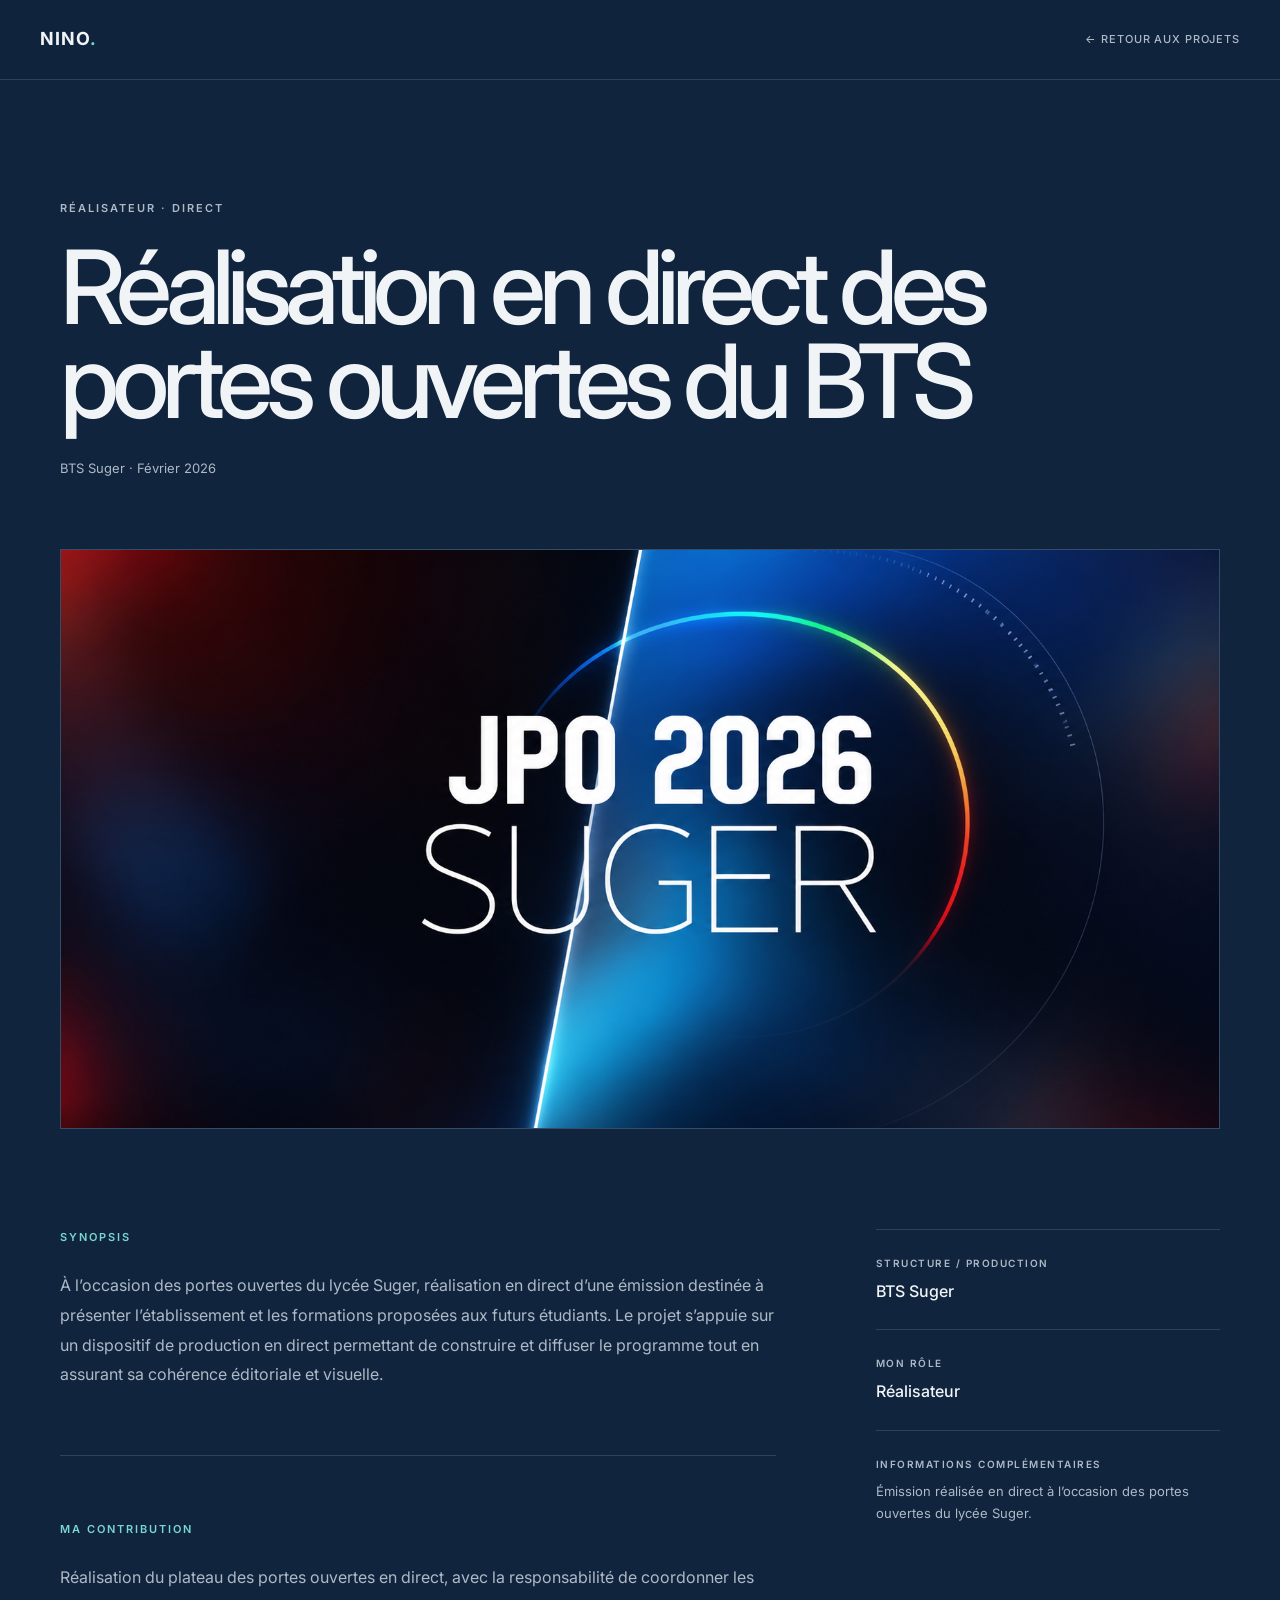
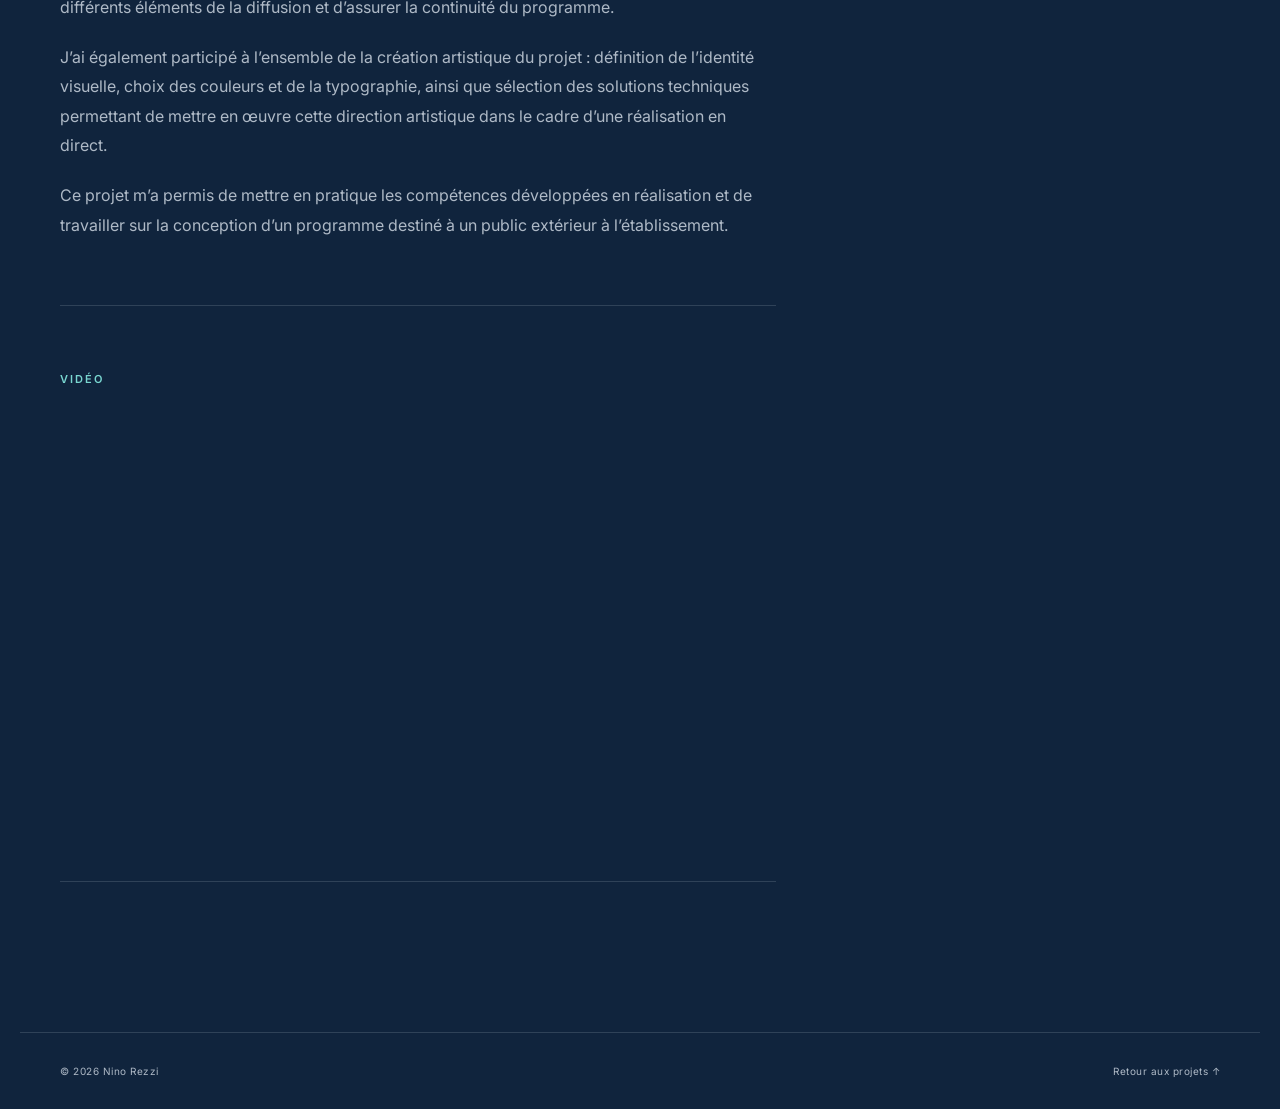
<file: projets/jpo.html>
<!DOCTYPE html>
<html lang="fr">
<head>
    <meta charset="UTF-8">
    <meta name="viewport" content="width=device-width, initial-scale=1.0">
    <title>Réalisation en direct des portes ouvertes du BTS — Nino Rezzi</title>
    <meta name="description" content="Projet Réalisation en direct des portes ouvertes du BTS — Portfolio de Nino Rezzi.">
    <link rel="stylesheet" href="../style.css">
    <link rel="stylesheet" href="../projets/project.css">
    <link rel="preconnect" href="https://fonts.googleapis.com">
    <link rel="preconnect" href="https://fonts.gstatic.com" crossorigin>
    <link href="https://fonts.googleapis.com/css2?family=Inter:wght@300;400;500;600;700&family=Playfair+Display:ital,wght@0,500;0,600;1,500&display=swap" rel="stylesheet">
</head>
<body class="project-page">

<header class="project-nav">
    <a href="../index.html" class="logo">NINO<span>.</span></a>
    <a href="../index.html#projets" class="back-link">← Retour aux projets</a>
</header>

<main class="project-main">
    <header class="project-intro">
        <p class="eyebrow">RÉALISATEUR · DIRECT</p>
        <h1>Réalisation en direct des portes ouvertes du BTS</h1>
        <div class="project-meta">
            <span>BTS Suger · Février 2026</span>
        </div>
    </header>

    <div class="project-hero">
        <img src="../images/jpo.jpg" alt="Réalisation en direct des portes ouvertes du BTS">
    </div>

    <div class="project-grid">
        <div class="project-content">
            <section>
                <h2>Synopsis</h2>
                <p>À l’occasion des portes ouvertes du lycée Suger, réalisation en direct d’une émission destinée à présenter l’établissement et les formations proposées aux futurs étudiants. Le projet s’appuie sur un dispositif de production en direct permettant de construire et diffuser le programme tout en assurant sa cohérence éditoriale et visuelle.</p>
            </section>

            <section>
                <h2>Ma contribution</h2>
                <p>Réalisation du plateau des portes ouvertes en direct, avec la responsabilité de coordonner les différents éléments de la diffusion et d’assurer la continuité du programme.</p>
                <p>J’ai également participé à l’ensemble de la création artistique du projet : définition de l’identité visuelle, choix des couleurs et de la typographie, ainsi que sélection des solutions techniques permettant de mettre en œuvre cette direction artistique dans le cadre d’une réalisation en direct.</p>
                <p>Ce projet m’a permis de mettre en pratique les compétences développées en réalisation et de travailler sur la conception d’un programme destiné à un public extérieur à l’établissement.</p>
            </section>

            <section>
                <h2>Vidéo</h2>
                <div style="position: relative; width: 100%; aspect-ratio: 16 / 9; overflow: hidden;">
                    <iframe
                        src="https://www.youtube-nocookie.com/embed/c_ZV8v4yqaU"
                        title="Réalisation en direct des portes ouvertes du BTS"
                        style="position: absolute; inset: 0; width: 100%; height: 100%; border: 0;"
                        allow="accelerometer; autoplay; clipboard-write; encrypted-media; gyroscope; picture-in-picture; web-share"
                        referrerpolicy="strict-origin-when-cross-origin"
                        allowfullscreen>
                    </iframe>
                </div>
            </section>
        </div>

        <aside class="project-side">
            <div class="info-block">
                <span class="info-label">Structure / production</span>
                <div class="info-value">BTS Suger</div>
            </div>

            <div class="info-block">
                <span class="info-label">Mon rôle</span>
                <div class="info-value">Réalisateur</div>
            </div>

            <div class="info-block">
                <span class="info-label">Informations complémentaires</span>
                <p>Émission réalisée en direct à l’occasion des portes ouvertes du lycée Suger.</p>
            </div>
        </aside>
    </div>
</main>

<footer class="project-footer">
    <span>© 2026 Nino Rezzi</span>
    <a href="../index.html#projets">Retour aux projets ↑</a>
</footer>

</body>
</html>
</file>
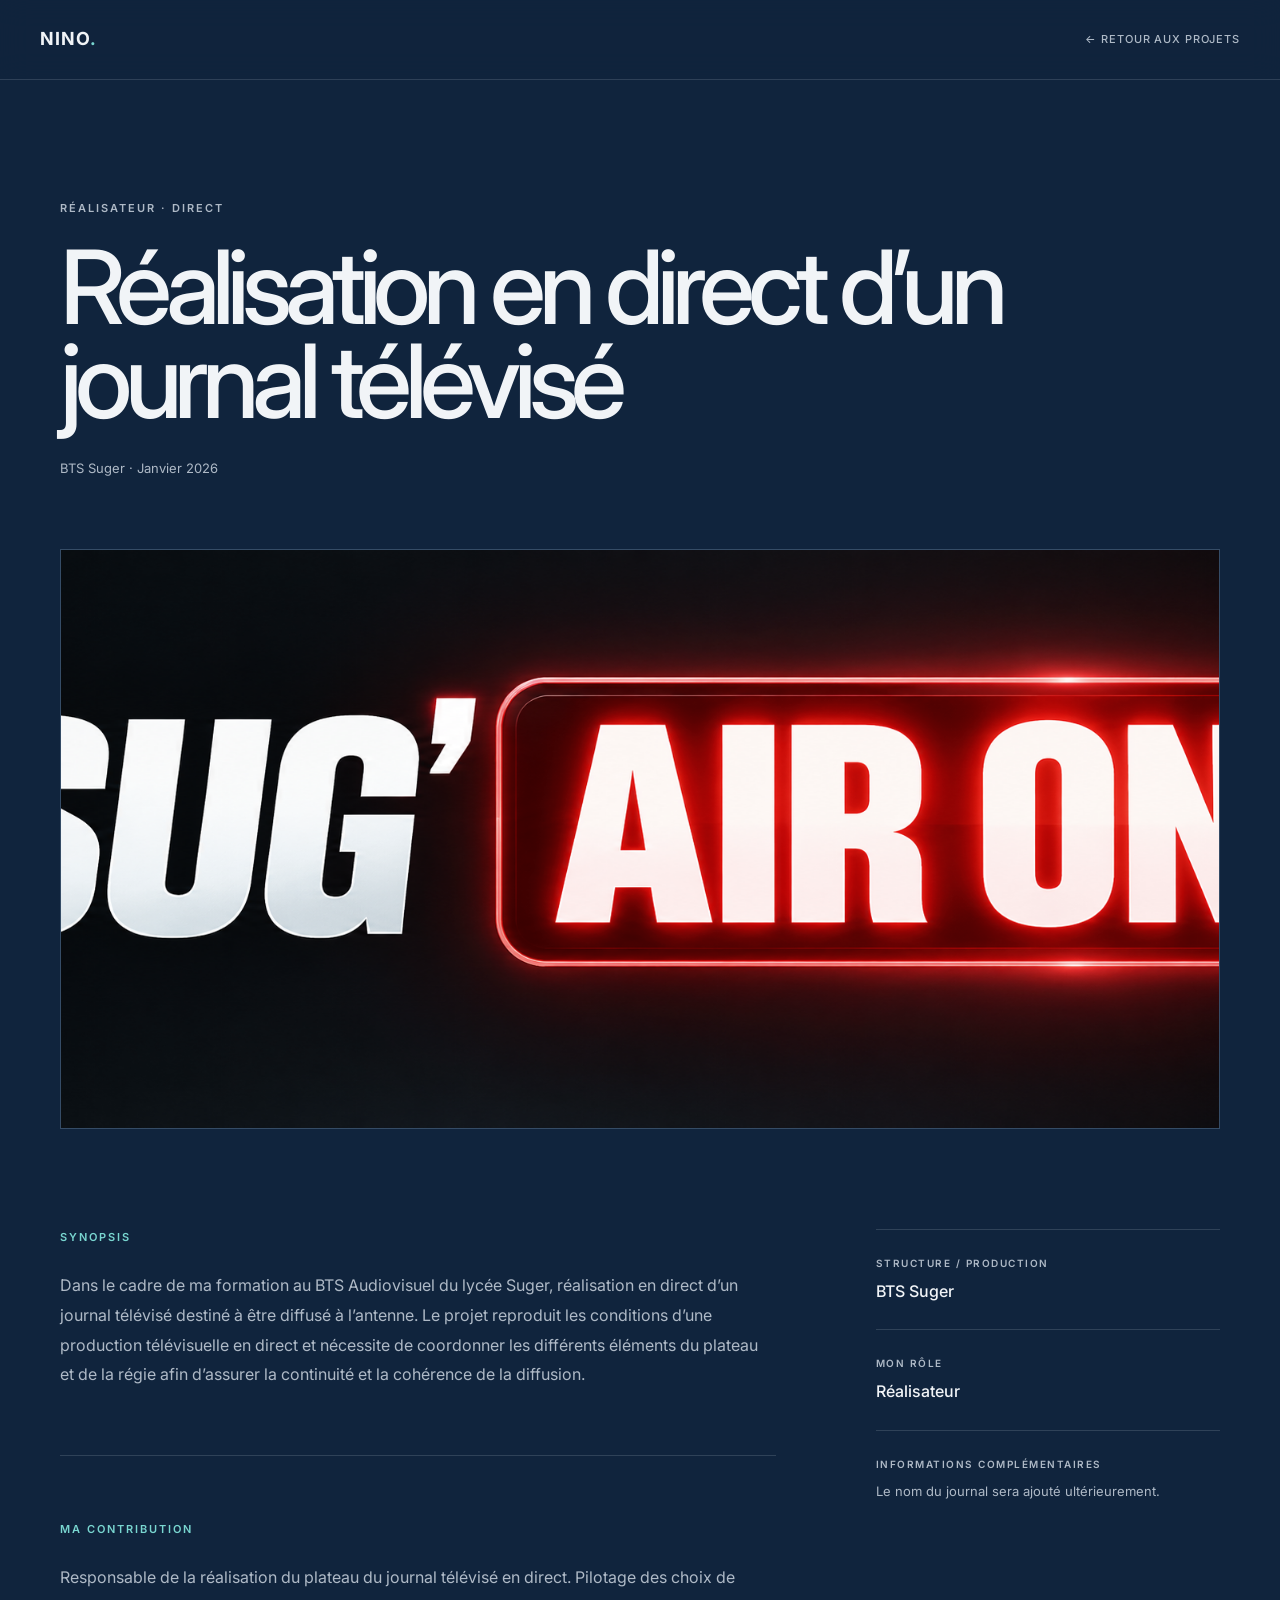
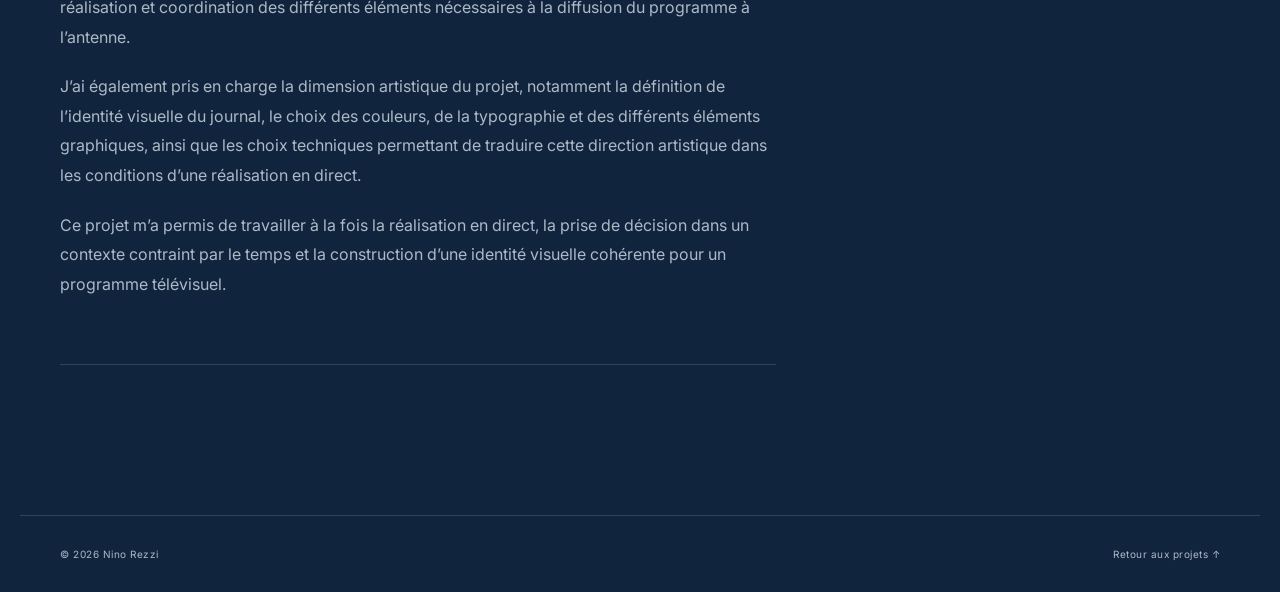
<file: projets/jt-direct.html>
<!DOCTYPE html>
<html lang="fr">
<head>
    <meta charset="UTF-8">
    <meta name="viewport" content="width=device-width, initial-scale=1.0">
    <title>Réalisation en direct d’un journal télévisé — Nino Rezzi</title>
    <meta name="description" content="Projet Réalisation en direct d’un journal télévisé — Portfolio de Nino Rezzi.">
    <link rel="stylesheet" href="../style.css">
    <link rel="stylesheet" href="../projets/project.css">
    <link rel="preconnect" href="https://fonts.googleapis.com">
    <link rel="preconnect" href="https://fonts.gstatic.com" crossorigin>
    <link href="https://fonts.googleapis.com/css2?family=Inter:wght@300;400;500;600;700&family=Playfair+Display:ital,wght@0,500;0,600;1,500&display=swap" rel="stylesheet">
</head>
<body class="project-page">

<header class="project-nav">
    <a href="../index.html" class="logo">NINO<span>.</span></a>
    <a href="../index.html#projets" class="back-link">← Retour aux projets</a>
</header>

<main class="project-main">
    <header class="project-intro">
        <p class="eyebrow">RÉALISATEUR · DIRECT</p>
        <h1>Réalisation en direct d’un journal télévisé</h1>
        <div class="project-meta">
            <span>BTS Suger · Janvier 2026</span>
        </div>
    </header>

    <div class="project-hero">
        <img src="../images/jt-direct.jpg" alt="Réalisation en direct d’un journal télévisé">
    </div>

    <div class="project-grid">
        <div class="project-content">
            <section>
                <h2>Synopsis</h2>
                <p>Dans le cadre de ma formation au BTS Audiovisuel du lycée Suger, réalisation en direct d’un journal télévisé destiné à être diffusé à l’antenne. Le projet reproduit les conditions d’une production télévisuelle en direct et nécessite de coordonner les différents éléments du plateau et de la régie afin d’assurer la continuité et la cohérence de la diffusion.</p>
            </section>

            <section>
                <h2>Ma contribution</h2>
                <p>Responsable de la réalisation du plateau du journal télévisé en direct. Pilotage des choix de réalisation et coordination des différents éléments nécessaires à la diffusion du programme à l’antenne.</p>
                <p>J’ai également pris en charge la dimension artistique du projet, notamment la définition de l’identité visuelle du journal, le choix des couleurs, de la typographie et des différents éléments graphiques, ainsi que les choix techniques permettant de traduire cette direction artistique dans les conditions d’une réalisation en direct.</p>
                <p>Ce projet m’a permis de travailler à la fois la réalisation en direct, la prise de décision dans un contexte contraint par le temps et la construction d’une identité visuelle cohérente pour un programme télévisuel.</p>
            </section>
        </div>

        <aside class="project-side">
            <div class="info-block">
                <span class="info-label">Structure / production</span>
                <div class="info-value">BTS Suger</div>
            </div>

            <div class="info-block">
                <span class="info-label">Mon rôle</span>
                <div class="info-value">Réalisateur</div>
            </div>

            <div class="info-block">
                <span class="info-label">Informations complémentaires</span>
                <p>Le nom du journal sera ajouté ultérieurement.</p>
            </div>
        </aside>
    </div>
</main>

<footer class="project-footer">
    <span>© 2026 Nino Rezzi</span>
    <a href="../index.html#projets">Retour aux projets ↑</a>
</footer>

</body>
</html>
</file>
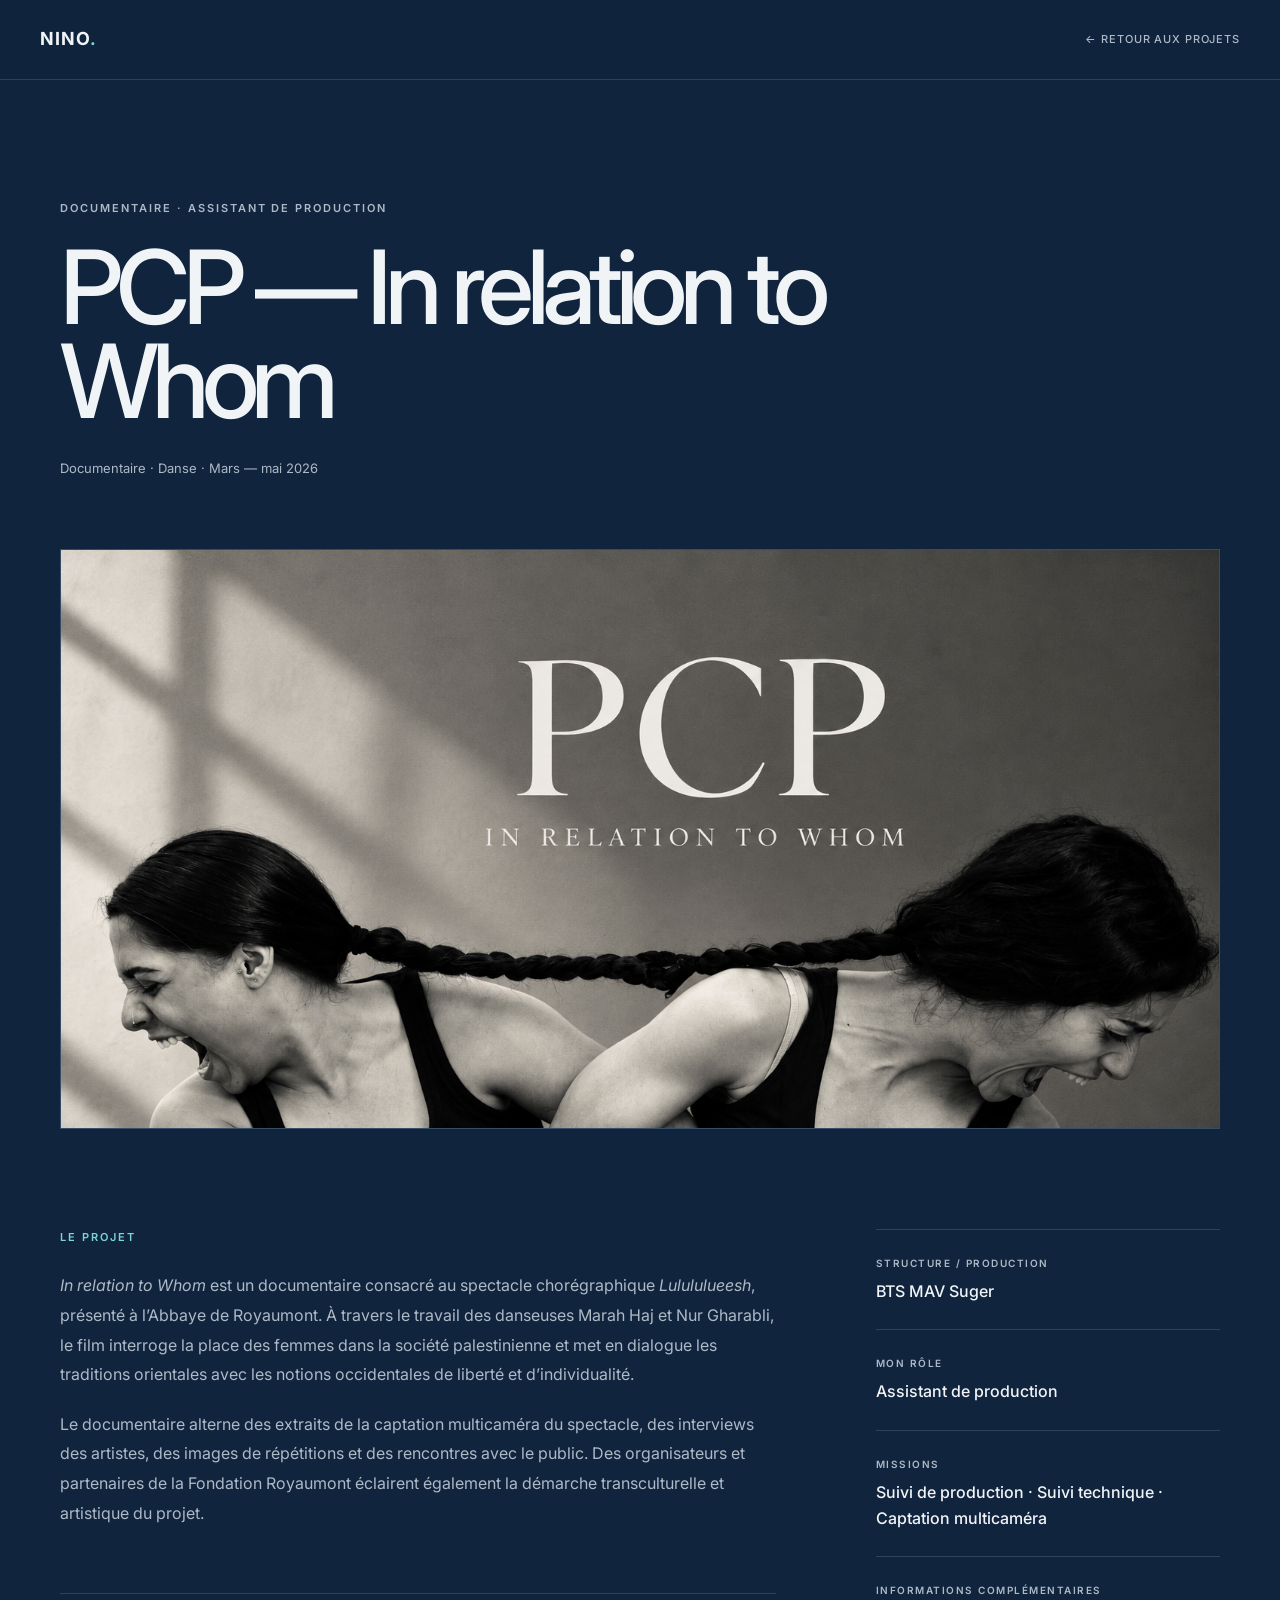
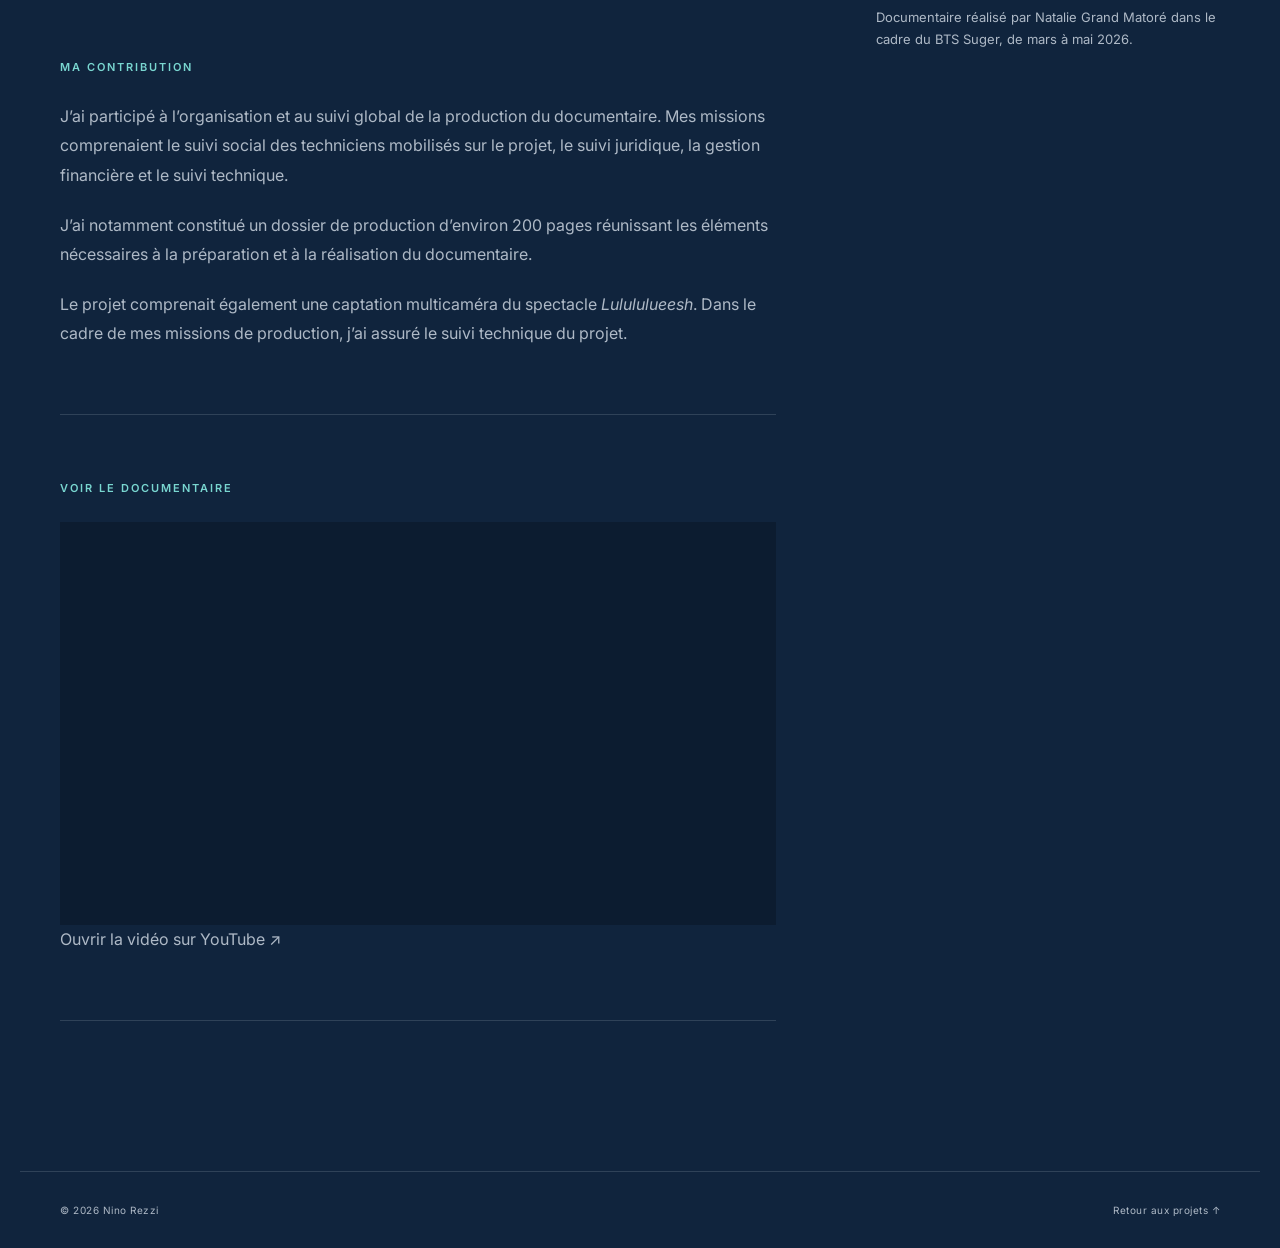
<file: projets/pcp-relation.html>
<!DOCTYPE html>
<html lang="fr">
<head>
    <meta charset="UTF-8">
    <meta name="viewport" content="width=device-width, initial-scale=1.0">

    <title>PCP — In relation to Whom — Nino Rezzi</title>
    <meta
        name="description"
        content="Documentaire sur le spectacle Lulululueesh à l’Abbaye de Royaumont. Découvrez la contribution de Nino Rezzi en production et en suivi technique."
    >

    <link rel="stylesheet" href="../style.css">
    <link rel="stylesheet" href="../projets/project.css">

    <link rel="preconnect" href="https://fonts.googleapis.com">
    <link rel="preconnect" href="https://fonts.gstatic.com" crossorigin>
    <link
        href="https://fonts.googleapis.com/css2?family=Inter:wght@300;400;500;600;700&family=Playfair+Display:ital,wght@0,500;0,600;1,500&display=swap"
        rel="stylesheet"
    >

    <style>
        .project-hero-link {
            display: block;
        }

        .project-video {
            width: 100%;
            aspect-ratio: 16 / 9;
            overflow: hidden;
            background: var(--background-dark);
        }

        .project-video iframe {
            display: block;
            width: 100%;
            height: 100%;
            border: 0;
        }

        .project-video-link {
            margin-top: 14px;
        }
    </style>
</head>

<body class="project-page">

<header class="project-nav">
    <a href="../index.html" class="logo">NINO<span>.</span></a>
    <a href="../index.html#projets" class="back-link">← Retour aux projets</a>
</header>

<main class="project-main">
    <header class="project-intro">
        <p class="eyebrow">DOCUMENTAIRE · ASSISTANT DE PRODUCTION</p>

        <h1>PCP — In relation to Whom</h1>

        <div class="project-meta">
            <span>Documentaire · Danse · Mars — mai 2026</span>
        </div>
    </header>

    <div class="project-hero">
        <a
            class="project-hero-link"
            href="../images/pcp-relation.jpg"
            target="_blank"
            rel="noopener noreferrer"
            aria-label="Ouvrir le visuel du projet en grand"
        >
            <img
                src="../images/pcp-relation.jpg"
                alt="PCP — In relation to Whom"
            >
        </a>
    </div>

    <div class="project-grid">
        <div class="project-content">

            <section>
                <h2>Le projet</h2>

                <p>
                    <em>In relation to Whom</em> est un documentaire consacré
                    au spectacle chorégraphique <em>Lulululueesh</em>, présenté
                    à l’Abbaye de Royaumont. À travers le travail des danseuses
                    Marah Haj et Nur Gharabli, le film interroge la place des
                    femmes dans la société palestinienne et met en dialogue
                    les traditions orientales avec les notions occidentales
                    de liberté et d’individualité.
                </p>

                <p>
                    Le documentaire alterne des extraits de la captation
                    multicaméra du spectacle, des interviews des artistes,
                    des images de répétitions et des rencontres avec le public.
                    Des organisateurs et partenaires de la Fondation Royaumont
                    éclairent également la démarche transculturelle et
                    artistique du projet.
                </p>
            </section>

            <section>
                <h2>Ma contribution</h2>

                <p>
                    J’ai participé à l’organisation et au suivi global de la
                    production du documentaire. Mes missions comprenaient le
                    suivi social des techniciens mobilisés sur le projet, le
                    suivi juridique, la gestion financière et le suivi
                    technique.
                </p>

                <p>
                    J’ai notamment constitué un dossier de production d’environ
                    200 pages réunissant les éléments nécessaires à la
                    préparation et à la réalisation du documentaire.
                </p>

                <p>
                    Le projet comprenait également une captation multicaméra
                    du spectacle <em>Lulululueesh</em>. Dans le cadre de mes
                    missions de production, j’ai assuré le suivi technique du
                    projet.
                </p>
            </section>

            <section>
                <h2>Voir le documentaire</h2>

                <div class="project-video">
                    <iframe
                        src="https://www.youtube-nocookie.com/embed/8CBWhUMkThw"
                        title="PCP — In relation to Whom — documentaire"
                        loading="lazy"
                        referrerpolicy="strict-origin-when-cross-origin"
                        allow="accelerometer; autoplay; clipboard-write; encrypted-media; gyroscope; picture-in-picture; web-share"
                        allowfullscreen
                    ></iframe>
                </div>

                <p class="project-video-link">
                    <a
                        href="https://youtu.be/8CBWhUMkThw"
                        target="_blank"
                        rel="noopener noreferrer"
                    >
                        Ouvrir la vidéo sur YouTube ↗
                    </a>
                </p>
            </section>

        </div>

        <aside class="project-side">
            <div class="info-block">
                <span class="info-label">Structure / Production</span>
                <div class="info-value">BTS MAV Suger</div>
            </div>

            <div class="info-block">
                <span class="info-label">Mon rôle</span>
                <div class="info-value">Assistant de production</div>
            </div>

            <div class="info-block">
                <span class="info-label">Missions</span>
                <div class="info-value">
                    Suivi de production · Suivi technique · Captation multicaméra
                </div>
            </div>

            <div class="info-block">
                <span class="info-label">Informations complémentaires</span>
                <p>
                    Documentaire réalisé par Natalie Grand Matoré dans le cadre
                    du BTS Suger, de mars à mai 2026.
                </p>
            </div>
        </aside>
    </div>
</main>

<footer class="project-footer">
    <span>© 2026 Nino Rezzi</span>
    <a href="../index.html#projets">Retour aux projets ↑</a>
</footer>

</body>
</html>
</file>
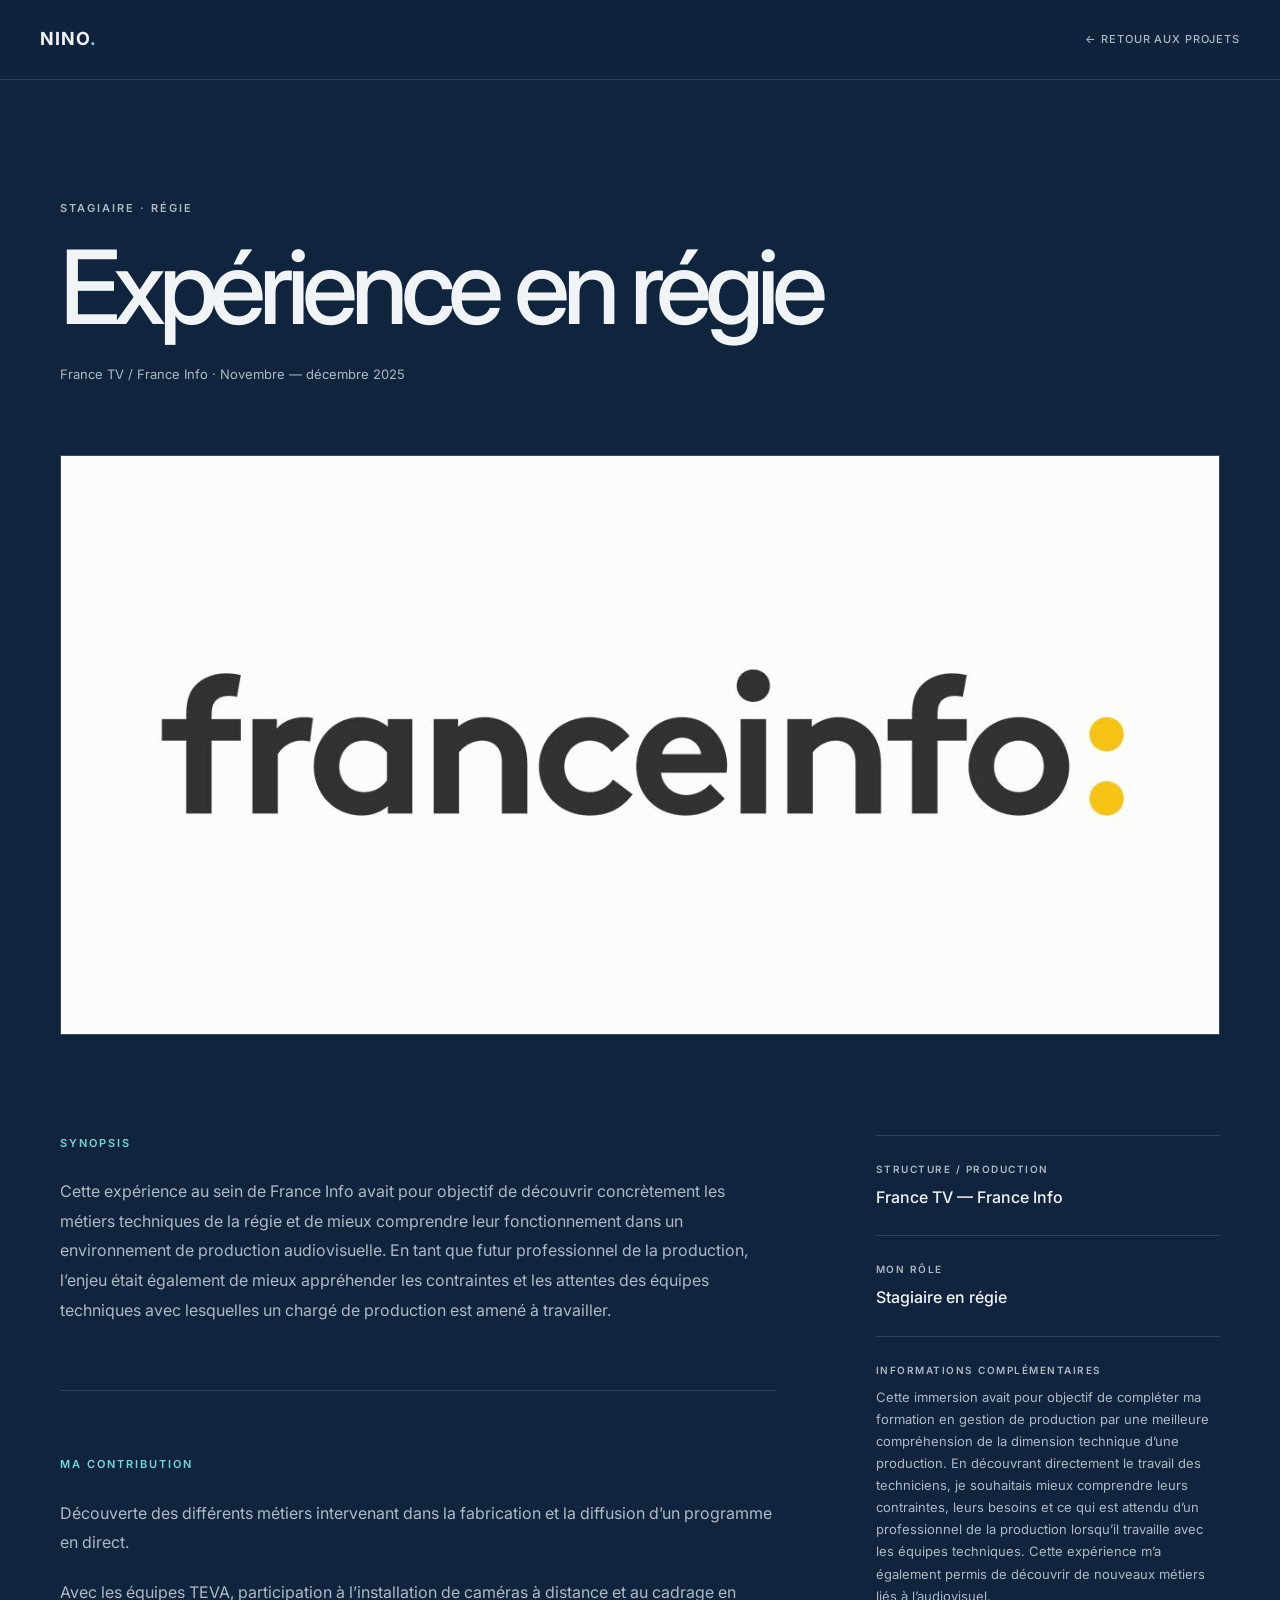
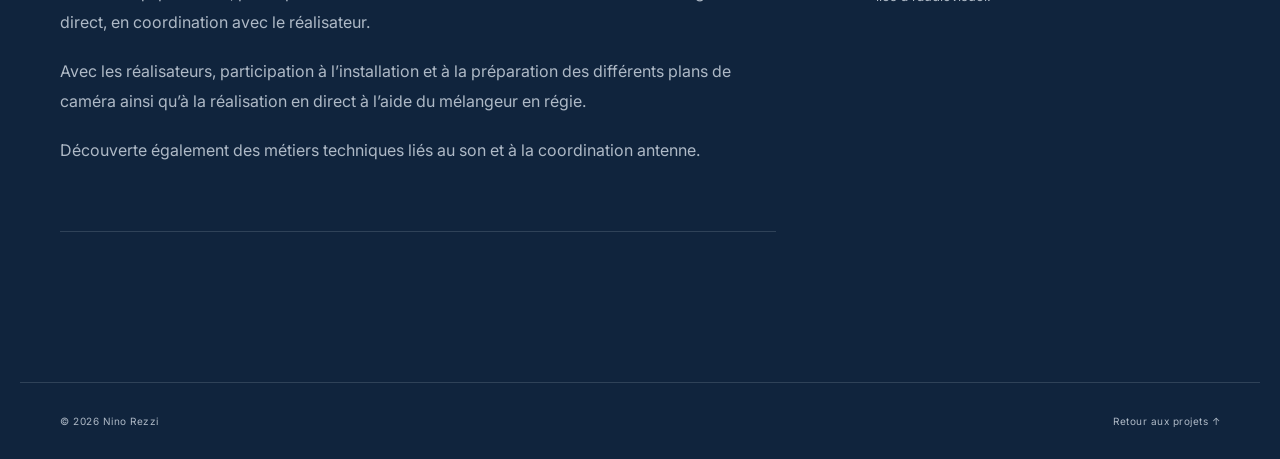
<file: projets/regie.html>
<!DOCTYPE html>
<html lang="fr">
<head>
    <meta charset="UTF-8">
    <meta name="viewport" content="width=device-width, initial-scale=1.0">
    <title>Expérience en régie — Nino Rezzi</title>
    <meta name="description" content="Projet Expérience en régie — Portfolio de Nino Rezzi.">
    <link rel="stylesheet" href="../style.css">
    <link rel="stylesheet" href="../projets/project.css">
    <link rel="preconnect" href="https://fonts.googleapis.com">
    <link rel="preconnect" href="https://fonts.gstatic.com" crossorigin>
    <link href="https://fonts.googleapis.com/css2?family=Inter:wght@300;400;500;600;700&family=Playfair+Display:ital,wght@0,500;0,600;1,500&display=swap" rel="stylesheet">
</head>
<body class="project-page">

<header class="project-nav">
    <a href="../index.html" class="logo">NINO<span>.</span></a>
    <a href="../index.html#projets" class="back-link">← Retour aux projets</a>
</header>

<main class="project-main">
    <header class="project-intro">
        <p class="eyebrow">STAGIAIRE · RÉGIE</p>
        <h1>Expérience en régie</h1>
        <div class="project-meta">
            <span>France TV / France Info · Novembre — décembre 2025</span>
        </div>
    </header>

    <div class="project-hero">
        <img src="../images/regie.jpg" alt="Expérience en régie">
    </div>

    <div class="project-grid">
        <div class="project-content">
            <section>
                <h2>Synopsis</h2>
                <p>Cette expérience au sein de France Info avait pour objectif de découvrir concrètement les métiers techniques de la régie et de mieux comprendre leur fonctionnement dans un environnement de production audiovisuelle. En tant que futur professionnel de la production, l’enjeu était également de mieux appréhender les contraintes et les attentes des équipes techniques avec lesquelles un chargé de production est amené à travailler.</p>
            </section>

            <section>
                <h2>Ma contribution</h2>
                <p>Découverte des différents métiers intervenant dans la fabrication et la diffusion d’un programme en direct.</p>
                <p>Avec les équipes TEVA, participation à l’installation de caméras à distance et au cadrage en direct, en coordination avec le réalisateur.</p>
                <p>Avec les réalisateurs, participation à l’installation et à la préparation des différents plans de caméra ainsi qu’à la réalisation en direct à l’aide du mélangeur en régie.</p>
                <p>Découverte également des métiers techniques liés au son et à la coordination antenne.</p>
            </section>
        </div>

        <aside class="project-side">
            <div class="info-block">
                <span class="info-label">Structure / production</span>
                <div class="info-value">France TV — France Info</div>
            </div>

            <div class="info-block">
                <span class="info-label">Mon rôle</span>
                <div class="info-value">Stagiaire en régie</div>
            </div>

            <div class="info-block">
                <span class="info-label">Informations complémentaires</span>
                <p>Cette immersion avait pour objectif de compléter ma formation en gestion de production par une meilleure compréhension de la dimension technique d’une production. En découvrant directement le travail des techniciens, je souhaitais mieux comprendre leurs contraintes, leurs besoins et ce qui est attendu d’un professionnel de la production lorsqu’il travaille avec les équipes techniques. Cette expérience m’a également permis de découvrir de nouveaux métiers liés à l’audiovisuel.</p>
            </div>
        </aside>
    </div>
</main>

<footer class="project-footer">
    <span>© 2026 Nino Rezzi</span>
    <a href="../index.html#projets">Retour aux projets ↑</a>
</footer>

</body>
</html>
</file>
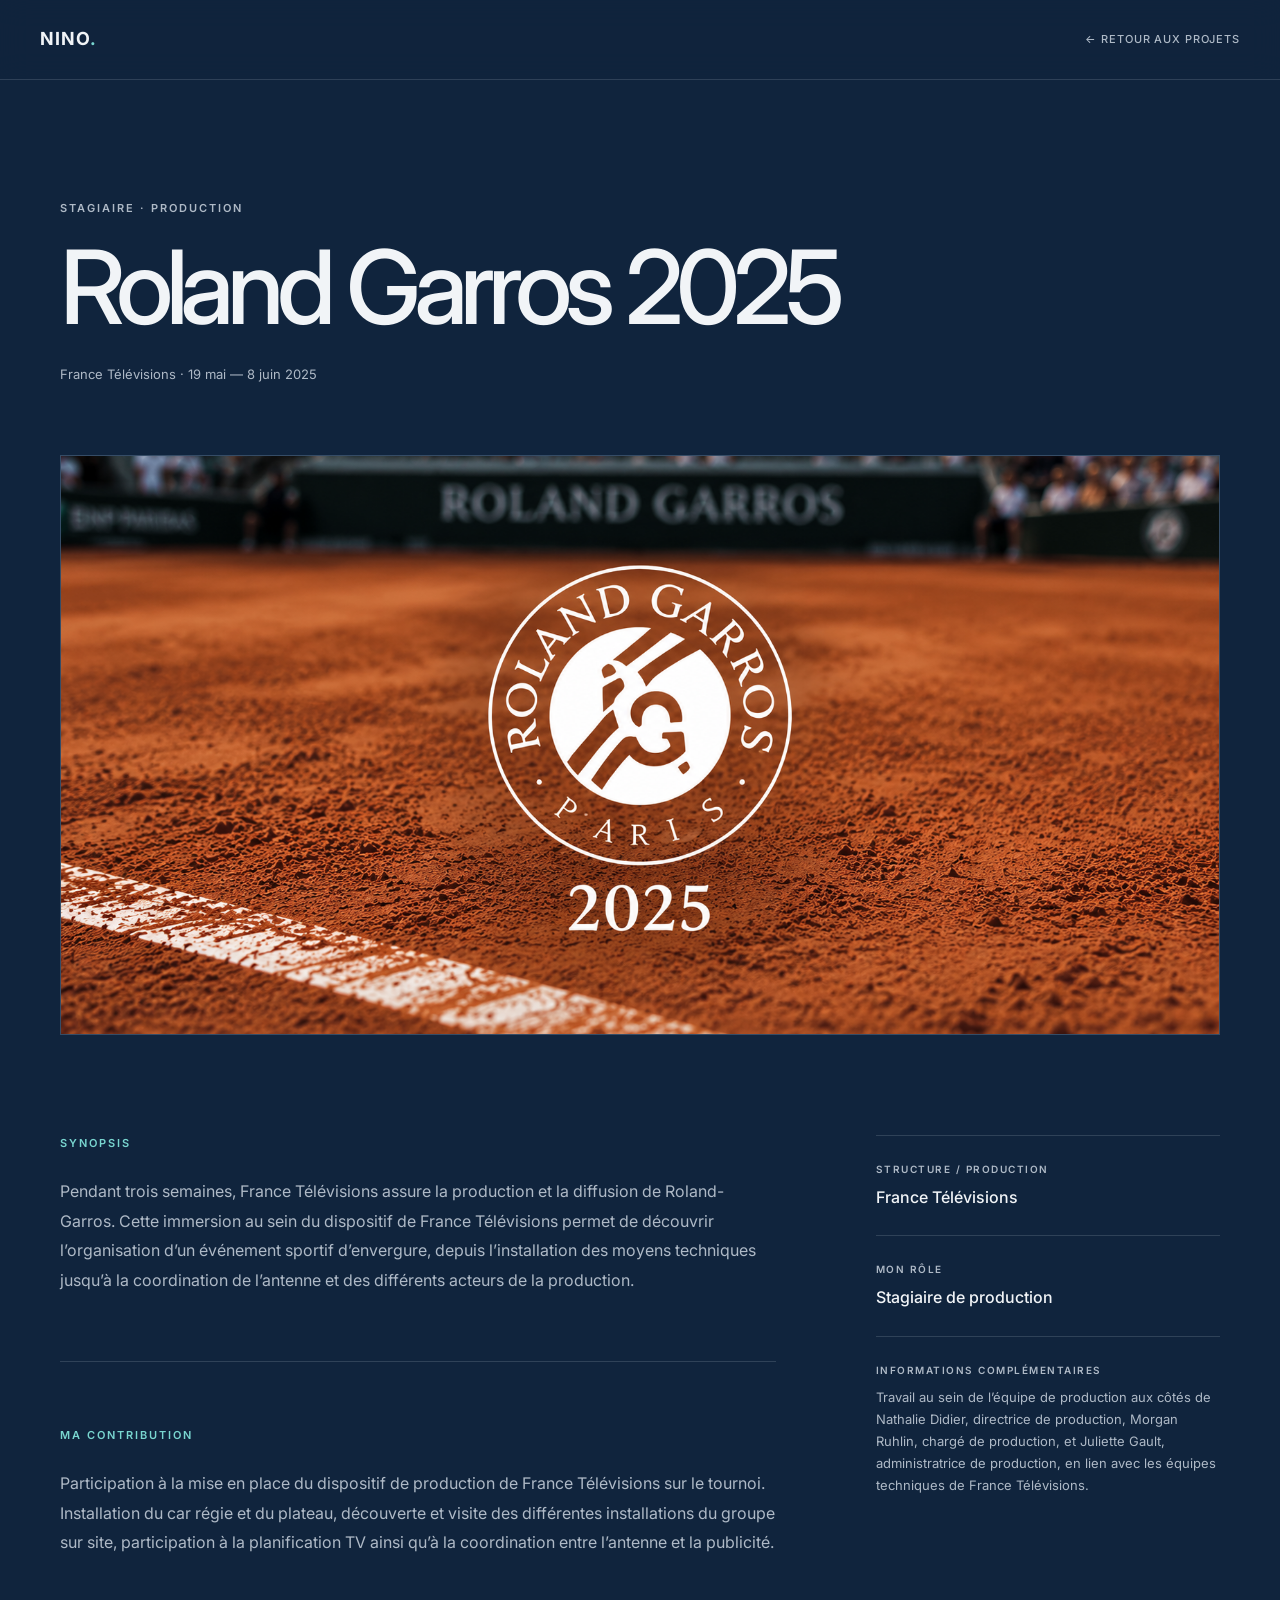
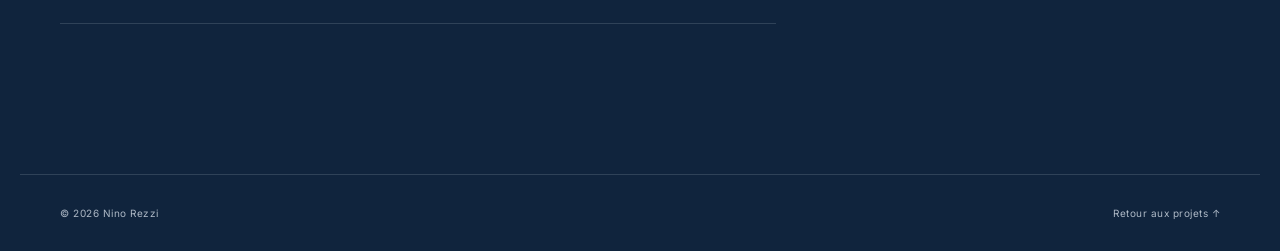
<file: projets/roland-garros.html>
<!DOCTYPE html>
<html lang="fr">
<head>
    <meta charset="UTF-8">
    <meta name="viewport" content="width=device-width, initial-scale=1.0">
    <title>Roland Garros 2025 — Nino Rezzi</title>
    <meta name="description" content="Projet Roland Garros 2025 — Portfolio de Nino Rezzi.">
    <link rel="stylesheet" href="../style.css">
    <link rel="stylesheet" href="../projets/project.css">
    <link rel="preconnect" href="https://fonts.googleapis.com">
    <link rel="preconnect" href="https://fonts.gstatic.com" crossorigin>
    <link href="https://fonts.googleapis.com/css2?family=Inter:wght@300;400;500;600;700&family=Playfair+Display:ital,wght@0,500;0,600;1,500&display=swap" rel="stylesheet">
</head>
<body class="project-page">

<header class="project-nav">
    <a href="../index.html" class="logo">NINO<span>.</span></a>
    <a href="../index.html#projets" class="back-link">← Retour aux projets</a>
</header>

<main class="project-main">
    <header class="project-intro">
        <p class="eyebrow">STAGIAIRE · PRODUCTION</p>
        <h1>Roland Garros 2025</h1>
        <div class="project-meta">
            <span>France Télévisions · 19 mai — 8 juin 2025</span>
        </div>
    </header>

    <div class="project-hero">
        <img src="../images/roland-garros.jpg" alt="Roland Garros 2025">
    </div>

    <div class="project-grid">
        <div class="project-content">
            <section>
                <h2>Synopsis</h2>
                <p>Pendant trois semaines, France Télévisions assure la production et la diffusion de Roland-Garros. Cette immersion au sein du dispositif de France Télévisions permet de découvrir l’organisation d’un événement sportif d’envergure, depuis l’installation des moyens techniques jusqu’à la coordination de l’antenne et des différents acteurs de la production.</p>
            </section>

            <section>
                <h2>Ma contribution</h2>
                <p>Participation à la mise en place du dispositif de production de France Télévisions sur le tournoi. Installation du car régie et du plateau, découverte et visite des différentes installations du groupe sur site, participation à la planification TV ainsi qu’à la coordination entre l’antenne et la publicité.</p>
            </section>
        </div>

        <aside class="project-side">
            <div class="info-block">
                <span class="info-label">Structure / production</span>
                <div class="info-value">France Télévisions</div>
            </div>

            <div class="info-block">
                <span class="info-label">Mon rôle</span>
                <div class="info-value">Stagiaire de production</div>
            </div>

            <div class="info-block">
                <span class="info-label">Informations complémentaires</span>
                <p>Travail au sein de l’équipe de production aux côtés de Nathalie Didier, directrice de production, Morgan Ruhlin, chargé de production, et Juliette Gault, administratrice de production, en lien avec les équipes techniques de France Télévisions.</p>
            </div>
        </aside>
    </div>
</main>

<footer class="project-footer">
    <span>© 2026 Nino Rezzi</span>
    <a href="../index.html#projets">Retour aux projets ↑</a>
</footer>

</body>
</html>
</file>
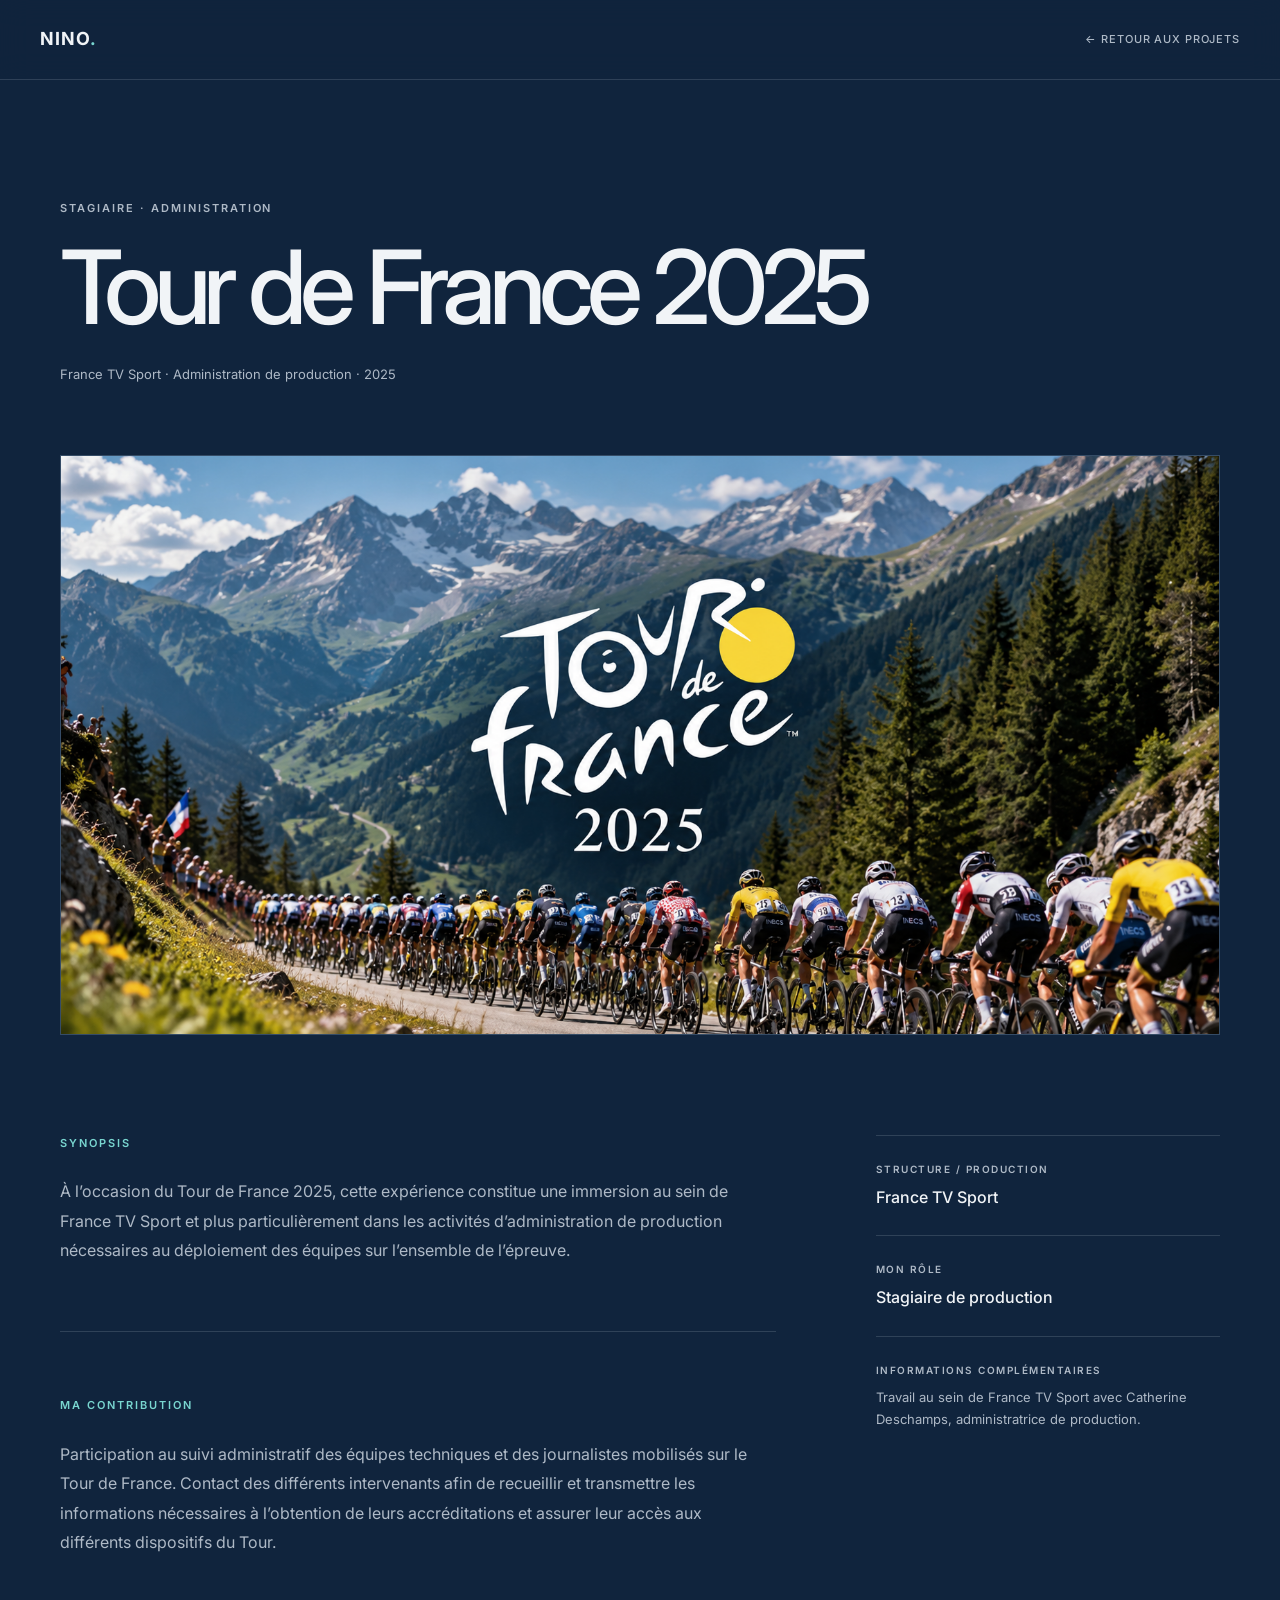
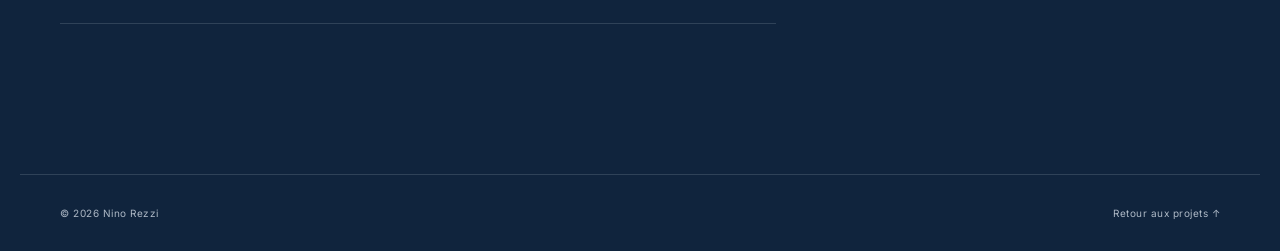
<file: projets/tour-de-france.html>
<!DOCTYPE html>
<html lang="fr">
<head>
    <meta charset="UTF-8">
    <meta name="viewport" content="width=device-width, initial-scale=1.0">
    <title>Tour de France 2025 — Nino Rezzi</title>
    <meta name="description" content="Projet Tour de France 2025 — Portfolio de Nino Rezzi.">

    <link rel="stylesheet" href="../style.css">
    <link rel="stylesheet" href="../projets/project.css">

    <link rel="preconnect" href="https://fonts.googleapis.com">
    <link rel="preconnect" href="https://fonts.gstatic.com" crossorigin>
    <link href="https://fonts.googleapis.com/css2?family=Inter:wght@300;400;500;600;700&family=Playfair+Display:ital,wght@0,500;0,600;1,500&display=swap" rel="stylesheet">
</head>

<body class="project-page">

<header class="project-nav">
    <a href="../index.html" class="logo">NINO<span>.</span></a>
    <a href="../index.html#projets" class="back-link">← Retour aux projets</a>
</header>

<main class="project-main">
    <header class="project-intro">
        <p class="eyebrow">STAGIAIRE · ADMINISTRATION</p>
        <h1>Tour de France 2025</h1>
        <div class="project-meta">
            <span>France TV Sport · Administration de production · 2025</span>
        </div>
    </header>

    <div class="project-hero">
        <img src="../images/tour-de-france.jpg" alt="Tour de France 2025">
    </div>

    <div class="project-grid">
        <div class="project-content">
            <section>
                <h2>Synopsis</h2>
                <p>
                    À l’occasion du Tour de France 2025, cette expérience
                    constitue une immersion au sein de France TV Sport et plus
                    particulièrement dans les activités d’administration de
                    production nécessaires au déploiement des équipes sur
                    l’ensemble de l’épreuve.
                </p>
            </section>

            <section>
                <h2>Ma contribution</h2>
                <p>
                    Participation au suivi administratif des équipes techniques
                    et des journalistes mobilisés sur le Tour de France. Contact
                    des différents intervenants afin de recueillir et transmettre
                    les informations nécessaires à l’obtention de leurs
                    accréditations et assurer leur accès aux différents
                    dispositifs du Tour.
                </p>
            </section>
        </div>

        <aside class="project-side">
            <div class="info-block">
                <span class="info-label">Structure / production</span>
                <div class="info-value">France TV Sport</div>
            </div>

            <div class="info-block">
                <span class="info-label">Mon rôle</span>
                <div class="info-value">Stagiaire de production</div>
            </div>

            <div class="info-block">
                <span class="info-label">Informations complémentaires</span>
                <p>
                    Travail au sein de France TV Sport avec Catherine Deschamps,
                    administratrice de production.
                </p>
            </div>
        </aside>
    </div>
</main>

<footer class="project-footer">
    <span>© 2026 Nino Rezzi</span>
    <a href="../index.html#projets">Retour aux projets ↑</a>
</footer>

</body>
</html>
</file>
<file: style.css>
/* =====================================================
   VARIABLES
===================================================== */

:root {

    --background: #10243d;
    --background-dark: #0c1c30;
    --background-light: #17304d;

    --text: #f1f4f7;
    --text-muted: #aeb9c6;

    --border: rgba(220, 230, 240, 0.15);

    --accent: #79d6d0;

    --container: 1240px;

}


/* =====================================================
   RESET
===================================================== */

* {

    margin: 0;
    padding: 0;

    box-sizing: border-box;

}


html {

    scroll-behavior: smooth;

}


body {

    background: var(--background);

    color: var(--text);

    font-family: "Inter", sans-serif;

    line-height: 1.6;

    overflow-x: hidden;

}


a {

    color: inherit;

    text-decoration: none;

}


img {

    display: block;

    width: 100%;

}


button {

    font: inherit;

}


::selection {

    background: var(--accent);

    color: var(--background-dark);

}


/* =====================================================
   SECTIONS
===================================================== */

.section {

    position: relative;

    max-width: var(--container);

    margin: auto;

    padding: 150px 40px;

}


.section-header {

    margin-bottom: 80px;

}


.eyebrow {

    color: var(--text-muted);

    font-size: 11px;

    font-weight: 600;

    letter-spacing: 0.18em;

    text-transform: uppercase;

}


.section-header h2 {

    margin-top: 20px;

    font-size: clamp(48px, 6vw, 82px);

    font-weight: 500;

    letter-spacing: -0.05em;

    line-height: 0.95;

}


.section-header h2 em {

    font-family: "Playfair Display", serif;

    font-weight: 500;

}


.section-header > p:last-child {

    max-width: 520px;

    margin-top: 30px;

    color: var(--text-muted);

}


/* =====================================================
   NAVIGATION
===================================================== */

.navbar {

    position: fixed;

    z-index: 100;

    top: 0;
    left: 0;

    width: 100%;

    height: 80px;

    display: flex;

    align-items: center;

    justify-content: space-between;

    padding: 0 40px;

    background: rgba(16, 36, 61, 0.88);

    backdrop-filter: blur(15px);

    border-bottom: 1px solid var(--border);

}


.logo {

    font-size: 18px;

    font-weight: 700;

    letter-spacing: 0.05em;

}


.logo span {

    color: var(--accent);

}


.navbar nav {

    display: flex;

    gap: 32px;

}


.navbar nav a {

    color: var(--text-muted);

    font-size: 12px;

    transition: color 0.3s ease;

}


.navbar nav a:hover {

    color: var(--text);

}


.nav-button {

    border: 1px solid var(--border);

    padding: 10px 17px;

    font-size: 11px;

    text-transform: uppercase;

    letter-spacing: 0.08em;

    transition: 0.3s ease;

}


.nav-button:hover {

    background: var(--text);

    color: var(--background-dark);

}


/* =====================================================
   HERO
===================================================== */

.hero {

    position: relative;

    min-height: 100vh;

    max-width: 1400px;

    margin: auto;

    padding: 160px 60px 80px;

    display: grid;

    grid-template-columns: 1fr 0.85fr;

    align-items: center;

    gap: 80px;

}


.hero-content {

    position: relative;

    z-index: 2;

}


.hero h1 {

    margin-top: 25px;

    font-size: clamp(80px, 12vw, 170px);

    font-weight: 600;

    letter-spacing: -0.08em;

    line-height: 0.78;

}


.hero h1 span {

    display: inline-block;

    margin-left: 70px;

    font-family: "Playfair Display", serif;

    font-weight: 500;

}


.hero-description {

    max-width: 470px;

    margin-top: 55px;

    color: var(--text-muted);

    font-size: 16px;

    line-height: 1.8;

}


.hero-buttons {

    display: flex;

    gap: 15px;

    margin-top: 40px;

}


/* =====================================================
   BUTTONS
===================================================== */

.button {

    display: inline-flex;

    align-items: center;

    justify-content: center;

    min-height: 52px;

    padding: 0 25px;

    font-size: 11px;

    font-weight: 600;

    letter-spacing: 0.08em;

    text-transform: uppercase;

    transition: all 0.3s ease;

}


.button-primary {

    background: var(--text);

    color: var(--background-dark);

}


.button-primary:hover {

    background: var(--accent);

    transform: translateY(-2px);

}


.button-secondary {

    border: 1px solid var(--border);

}


.button-secondary:hover {

    border-color: var(--text);

    transform: translateY(-2px);

}


/* =====================================================
   HERO IMAGE
===================================================== */

.hero-image {

    position: relative;

    height: 680px;

    overflow: hidden;

}


.hero-image img {

    width: 100%;

    height: 100%;

    object-fit: cover;

    filter: saturate(0.85);

    transition: transform 0.8s ease;

}


.hero-image:hover img {

    transform: scale(1.03);

}


.image-caption {

    position: absolute;

    z-index: 2;

    bottom: 20px;

    left: 20px;

    right: 20px;

    display: flex;

    justify-content: space-between;

    font-size: 10px;

    letter-spacing: 0.1em;

}


.scroll-indicator {

    position: absolute;

    bottom: 35px;

    left: 60px;

    display: flex;

    align-items: center;

    gap: 12px;

    color: var(--text-muted);

    font-size: 9px;

    letter-spacing: 0.15em;

}


.scroll-indicator span {

    width: 35px;

    height: 1px;

    background: var(--text-muted);

}


/* =====================================================
   ABOUT
===================================================== */

.about {

    border-top: 1px solid var(--border);

}


.about-grid {

    display: grid;

    grid-template-columns: 1.2fr 0.8fr;

    gap: 120px;

}


.about-text {

    max-width: 650px;

}


.about-text p {

    margin-bottom: 25px;

    color: var(--text-muted);

}


.about-text .large-text {

    color: var(--text);

    font-size: 24px;

    line-height: 1.5;

}


.about-info {

    border-top: 1px solid var(--border);

}


.info-item {

    padding: 25px 0;

    border-bottom: 1px solid var(--border);

}


.info-item span,
.info-item small {

    display: block;

    color: var(--text-muted);

    font-size: 11px;

}


.info-item strong {

    display: block;

    margin: 5px 0;

    font-size: 16px;

    font-weight: 500;

}


/* =====================================================
   PROJETS
===================================================== */

.projects {

    border-top: 1px solid var(--border);

}


/* -----------------------------------------------------
   EN-TÊTE
----------------------------------------------------- */

.projects-heading {

    display: grid;

    grid-template-columns:
        minmax(0, 2fr)
        minmax(280px, 0.8fr);

    gap: 60px;

    align-items: end;

    margin-bottom: 42px;

}


.projects-title {

    min-width: 0;

}


.projects-title .eyebrow {

    margin-bottom: 16px;

}


.projects-title-row {

    display: flex;

    align-items: center;

    gap: 42px;

}


.projects-title-row h2 {

    margin: 0;

    white-space: nowrap;

    font-family: "Playfair Display", serif;

    font-size: clamp(54px, 5vw, 76px);

    font-weight: 400;

    line-height: 0.95;

    letter-spacing: -0.045em;

}


.projects-line {

    height: 1px;

    flex: 1;

    min-width: 80px;

    background: var(--border);

}


.projects-description {

    max-width: 410px;

    margin: 0 0 4px auto;

    color: var(--text-muted);

    font-size: 15px;

    line-height: 1.65;

}


/* -----------------------------------------------------
   FILTRES
----------------------------------------------------- */

.projects-filters {

    display: flex;

    align-items: center;

    flex-wrap: wrap;

    gap: 12px 32px;

    margin-bottom: 28px;

}


.project-filter {

    appearance: none;

    border: 0;

    background: transparent;

    color: var(--text-muted);

    padding: 10px 0;

    font-family: "Inter", sans-serif;

    font-size: 14px;

    cursor: pointer;

    transition:
        color 0.25s ease,
        background-color 0.25s ease,
        padding 0.25s ease;

}


.project-filter:hover {

    color: var(--text);

}


.project-filter.active {

    color: var(--background);

    background: var(--text);

    padding: 10px 19px;

    border-radius: 999px;

}


/* -----------------------------------------------------
   GRILLE
----------------------------------------------------- */

.projects .projects-grid {

    display: grid;

    grid-template-columns:
        repeat(4, minmax(0, 1fr));

    gap: 34px 18px;

    width: 100%;

}


.projects .project-card {

    min-width: 0;

    display: block;

    background: transparent;

    border: 0;

    padding: 0;

}


.projects .project-card[hidden] {

    display: none;

}


/* -----------------------------------------------------
   IMAGES
----------------------------------------------------- */

.projects .project-image {

    position: relative;

    width: 100%;

    aspect-ratio: 1.48 / 1;

    overflow: hidden;

    border-radius: 5px;

    border: 1px solid var(--border);

    background: var(--background-light);

}


.projects .project-image img {

    display: block;

    width: 100%;

    height: 100%;

    object-fit: cover;

    transition:
        transform 0.6s
        cubic-bezier(0.22, 1, 0.36, 1),

        filter 0.4s ease;

}


.projects .project-card:hover
.project-image img {

    transform: scale(1.035);

}


/* -----------------------------------------------------
   OVERLAY
----------------------------------------------------- */

.projects .project-overlay {

    position: absolute;

    inset: 0;

    display: flex;

    align-items: flex-end;

    padding: 22px;

    background:
        linear-gradient(
            to top,
            rgba(12, 28, 48, 0.96) 0%,
            rgba(12, 28, 48, 0.78) 42%,
            rgba(12, 28, 48, 0.05) 100%
        );

    opacity: 0;

    transition: opacity 0.35s ease;

}


.projects .project-card:hover
.project-overlay,

.projects .project-card:focus-within
.project-overlay {

    opacity: 1;

}


.projects .project-preview {

    transform: translateY(12px);

    transition:
        transform 0.4s ease;

}


.projects .project-card:hover
.project-preview,

.projects .project-card:focus-within
.project-preview {

    transform: translateY(0);

}


.projects .preview-label {

    display: block;

    margin-bottom: 9px;

    color: var(--accent);

    font-size: 9px;

    font-weight: 600;

    letter-spacing: 0.16em;

}


.projects .project-preview p {

    max-width: 330px;

    margin: 0 0 15px;

    color: var(--text);

    font-size: 12px;

    line-height: 1.55;

}


.projects .preview-link {

    display: inline-flex;

    align-items: center;

    color: var(--text);

    font-size: 12px;

    text-decoration: none;

    border-bottom:
        1px solid
        rgba(241, 244, 247, 0.5);

    padding-bottom: 3px;

    transition:
        color 0.2s ease,
        border-color 0.2s ease;

}


.projects .preview-link:hover {

    color: var(--accent);

    border-color: var(--accent);

}


/* -----------------------------------------------------
   INFORMATIONS SOUS LES IMAGES
----------------------------------------------------- */

.projects .project-info {

    padding-top: 15px;

}


.projects .project-category {

    display: block;

    margin-bottom: 9px;

    color: var(--text-muted);

    font-size: 9px;

    font-weight: 600;

    letter-spacing: 0.16em;

    line-height: 1.3;

}


.projects .project-info h3 {

    margin: 0;

    color: var(--text);

    font-size: 16px;

    font-weight: 400;

    line-height: 1.35;

    letter-spacing: -0.01em;

}


.projects .project-link {

    display: inline-flex;

    align-items: center;

    gap: 8px;

    margin-top: 11px;

    color: var(--text-muted);

    font-size: 12px;

    text-decoration: none;

    border-bottom:
        1px solid
        var(--border);

    padding-bottom: 3px;

    transition:
        color 0.2s ease,
        border-color 0.2s ease;

}


.projects .project-link:hover {

    color: var(--text);

    border-color: var(--text);

}


/* =====================================================
   FORMATION
===================================================== */

.formation {

    border-top: 1px solid var(--border);

}


.timeline {

    border-top: 1px solid var(--border);

}


.timeline-item {

    display: grid;

    grid-template-columns: 220px 1fr;

    padding: 50px 0;

    border-bottom: 1px solid var(--border);

}


.timeline-date {

    color: var(--text-muted);

    font-size: 13px;

}


.timeline-content > span {

    color: var(--accent);

    font-size: 9px;

    font-weight: 600;

    letter-spacing: 0.15em;

}


.timeline-content h3 {

    margin-top: 8px;

    font-size: 32px;

    font-weight: 500;

    letter-spacing: -0.04em;

}


.timeline-content p {

    max-width: 700px;

    margin-top: 15px;

    color: var(--text-muted);

}


/* =====================================================
   CV
===================================================== */

.cv {

    max-width: none;

    background: var(--background);

}


.cv-container {

    max-width: 1090px;

    margin: auto;

    display: flex;

    align-items: center;

    justify-content: space-between;

    gap: 50px;

}


.cv h2 {

    margin-top: 15px;

    font-size: 65px;

    letter-spacing: -0.05em;

}


.cv p:last-of-type {

    max-width: 450px;

    margin-top: 20px;

    color: var(--text-muted);

}


/* =====================================================
   OBJECTIFS
===================================================== */

.objectives {

    border-top: 1px solid var(--border);

}


.objectives-grid {

    display: grid;

    grid-template-columns: 1fr 1fr;

    gap: 100px;

}


.objectives h2 {

    margin-top: 20px;

    font-size: clamp(45px, 5vw, 70px);

    font-weight: 500;

    line-height: 0.95;

    letter-spacing: -0.06em;

}


.objectives h2 em {

    font-family: "Playfair Display", serif;

    font-weight: 500;

}


.objective-text {

    padding-top: 40px;

}


.objective-text p {

    margin-bottom: 25px;

    color: var(--text-muted);

}


/* =====================================================
   CONTACT
===================================================== */

.contact {

    min-height: 80vh;

    display: flex;

    align-items: center;

    justify-content: center;

    padding: 100px 40px;

    text-align: center;

    border-top: 1px solid var(--border);

    background:
        radial-gradient(
            circle at center,
            rgba(121, 214, 208, 0.08),
            transparent 55%
        );

}


.contact h2 {

    margin-top: 20px;

    font-size: clamp(65px, 10vw, 140px);

    font-weight: 500;

    letter-spacing: -0.07em;

    line-height: 0.85;

}


.contact h2 em {

    font-family: "Playfair Display", serif;

    font-weight: 500;

}


.contact-email {

    display: inline-block;

    margin-top: 60px;

    padding-bottom: 5px;

    border-bottom: 1px solid var(--text);

    font-size: 20px;

    transition: 0.3s ease;

}


.contact-email:hover {

    color: var(--accent);

    border-color: var(--accent);

}


.contact-details {

    display: flex;

    justify-content: center;

    align-items: center;

    flex-wrap: wrap;

    gap: 30px;

    margin-top: 35px;

}


.contact-details a {

    color: var(--text-muted);

    font-size: 12px;

    letter-spacing: 0.04em;

    transition: color 0.3s ease;

}


.contact-details a:hover {

    color: var(--accent);

}


/* =====================================================
   FOOTER
===================================================== */

footer {

    max-width: 1400px;

    margin: auto;

    padding: 30px 40px;

    display: flex;

    justify-content: space-between;

    border-top: 1px solid var(--border);

    color: var(--text-muted);

    font-size: 10px;

    letter-spacing: 0.05em;

}


footer a:hover {

    color: var(--accent);

}


/* =====================================================
   FOCUS
===================================================== */

.project-filter:focus-visible,
.project-link:focus-visible,
.preview-link:focus-visible,
.nav-button:focus-visible,
.button:focus-visible {

    outline: 1px solid var(--accent);

    outline-offset: 4px;

}


/* =====================================================
   TABLET
===================================================== */

@media (max-width: 1000px) {


    .navbar nav {

        display: none;

    }


    .hero {

        grid-template-columns: 1fr;

        padding: 140px 30px 80px;

        gap: 50px;

    }


    .hero-image {

        height: 550px;

    }


    .scroll-indicator {

        display: none;

    }


    .section {

        padding: 100px 30px;

    }


    .about-grid {

        grid-template-columns: 1fr;

        gap: 60px;

    }


    /* ---------------------------------------------
       PROJETS
    --------------------------------------------- */

    .projects-heading {

        grid-template-columns: 1fr;

        gap: 25px;

    }


    .projects-description {

        margin: 0;

        max-width: 550px;

    }


    .projects .projects-grid {

        grid-template-columns:
            repeat(2, minmax(0, 1fr));

        gap: 45px 20px;

    }


    /* ---------------------------------------------
       FORMATION
    --------------------------------------------- */

    .timeline-item {

        grid-template-columns: 150px 1fr;

    }


    /* ---------------------------------------------
       OBJECTIFS
    --------------------------------------------- */

    .objectives-grid {

        grid-template-columns: 1fr;

        gap: 30px;

    }


    /* ---------------------------------------------
       CV
    --------------------------------------------- */

    .cv-container {

        flex-direction: column;

        align-items: flex-start;

    }

}


/* =====================================================
   MOBILE
===================================================== */

@media (max-width: 600px) {


    .navbar {

        padding: 0 20px;

    }


    .nav-button {

        display: none;

    }


    .hero {

        padding: 130px 20px 60px;

    }


    .hero h1 {

        font-size: 76px;

    }


    .hero h1 span {

        margin-left: 30px;

    }


    .hero-description {

        margin-top: 40px;

    }


    .hero-buttons {

        flex-direction: column;

        align-items: stretch;

    }


    .hero-image {

        height: 420px;

    }


    .section {

        padding: 80px 20px;

    }


    .section-header {

        margin-bottom: 50px;

    }


    .section-header h2 {

        font-size: 52px;

    }


    .about-text .large-text {

        font-size: 20px;

    }


    /* ---------------------------------------------
       PROJETS
    --------------------------------------------- */

    .projects-heading {

        gap: 28px;

        margin-bottom: 30px;

    }


    .projects-title .eyebrow {

        margin-bottom: 12px;

    }


    .projects-title-row {

        gap: 18px;

    }


    .projects-title-row h2 {

        font-size: 50px;

    }


    .projects-line {

        min-width: 25px;

    }


    .projects-description {

        font-size: 13px;

        line-height: 1.6;

    }


    .projects-filters {

        gap: 7px 20px;

        margin-bottom: 25px;

    }


    .project-filter {

        font-size: 12px;

    }


    .project-filter.active {

        padding: 9px 15px;

    }


    .projects .projects-grid {

        grid-template-columns: 1fr;

        gap: 50px;

    }


    .projects .project-image {

        aspect-ratio: 1.45 / 1;

    }


    .projects .project-overlay {

        opacity: 0;

    }


    .projects .project-card:active
    .project-overlay,

    .projects .project-card:focus-within
    .project-overlay {

        opacity: 1;

    }


    /* ---------------------------------------------
       FORMATION
    --------------------------------------------- */

    .timeline-item {

        display: block;

    }


    .timeline-date {

        margin-bottom: 20px;

    }


    .timeline-content h3 {

        font-size: 26px;

    }


    /* ---------------------------------------------
       CV
    --------------------------------------------- */

    .cv h2 {

        font-size: 52px;

    }


    /* ---------------------------------------------
       CONTACT
    --------------------------------------------- */

    .contact {

        min-height: 70vh;

        padding: 80px 20px;

    }


    .contact h2 {

        font-size: 65px;

    }


    .contact-email {

        font-size: 16px;

    }


    .contact-details {

        flex-direction: column;

        gap: 15px;

    }


    /* ---------------------------------------------
       FOOTER
    --------------------------------------------- */

    footer {

        padding: 25px 20px;

        flex-direction: column;

        gap: 10px;

    }

}
</file>
<file: projets/project.css>
/* =====================================================
   PROJECT PAGES
   STYLE COHÉRENT AVEC LE PORTFOLIO PRINCIPAL
===================================================== */


/* =====================================================
   NAVIGATION
===================================================== */

.project-nav {

    position: sticky;

    top: 0;

    z-index: 100;

    width: 100%;

    min-height: 80px;

    display: flex;

    align-items: center;

    justify-content: space-between;

    padding: 0 40px;

    background: rgba(16, 36, 61, 0.88);

    backdrop-filter: blur(15px);

    border-bottom: 1px solid var(--border);

}


.project-nav .logo {

    font-size: 18px;

    font-weight: 700;

    letter-spacing: 0.05em;

}


.project-nav .logo span {

    color: var(--accent);

}


.back-link {

    color: var(--text-muted);

    font-size: 11px;

    font-weight: 500;

    letter-spacing: 0.08em;

    text-transform: uppercase;

    transition: color 0.3s ease;

}


.back-link:hover {

    color: var(--text);

}



/* =====================================================
   PAGE PROJET
===================================================== */

.project-page {

    min-height: 100vh;

    background: var(--background);

    color: var(--text);

}


.project-main {

    max-width: var(--container);

    margin: auto;

    padding: 120px 40px 150px;

}



/* =====================================================
   INTRODUCTION DU PROJET
===================================================== */

.project-intro {

    max-width: 1000px;

    margin-bottom: 70px;

}


.project-intro .eyebrow {

    margin-bottom: 22px;

    color: var(--text-muted);

    font-size: 11px;

    font-weight: 600;

    letter-spacing: 0.18em;

    text-transform: uppercase;

}


.project-intro h1 {

    margin: 0;

    max-width: 1000px;

    font-family: "Inter", sans-serif;

    font-size: clamp(55px, 8vw, 105px);

    font-weight: 500;

    letter-spacing: -0.07em;

    line-height: 0.92;

}


.project-meta {

    display: flex;

    flex-wrap: wrap;

    gap: 10px 24px;

    margin-top: 30px;

    color: var(--text-muted);

    font-size: 13px;

}



/* =====================================================
   IMAGE PRINCIPALE
===================================================== */

.project-hero {

    width: 100%;

    aspect-ratio: 16 / 8;

    margin-bottom: 100px;

    overflow: hidden;

    background: var(--background-light);

    border: 1px solid var(--border);

}


.project-hero img {

    display: block;

    width: 100%;

    height: 100%;

    object-fit: cover;

    filter: saturate(0.9);

    transition: transform 0.8s ease;

}


.project-hero:hover img {

    transform: scale(1.015);

}



/* =====================================================
   ORGANISATION DU CONTENU
===================================================== */

.project-grid {

    display: grid;

    grid-template-columns:
        minmax(0, 1.35fr)
        minmax(280px, 0.65fr);

    gap: 100px;

}



/* =====================================================
   CONTENU PRINCIPAL
===================================================== */

.project-content section {

    padding-bottom: 65px;

    margin-bottom: 65px;

    border-bottom: 1px solid var(--border);

}


.project-content section:last-child {

    margin-bottom: 0;

}


.project-content h2 {

    margin: 0 0 25px;

    color: var(--accent);

    font-size: 11px;

    font-weight: 600;

    letter-spacing: 0.18em;

    text-transform: uppercase;

}


.project-content p {

    max-width: 760px;

    margin: 0 0 20px;

    color: var(--text-muted);

    font-size: 16px;

    line-height: 1.85;

}


.project-content p:last-child {

    margin-bottom: 0;

}



/* =====================================================
   COLONNE INFORMATIONS
===================================================== */

.project-side {

    align-self: start;

    border-top: 1px solid var(--border);

}


.info-block {

    padding: 25px 0;

    border-bottom: 1px solid var(--border);

}


.info-block:last-child {

    border-bottom: none;

}


.info-label {

    display: block;

    margin-bottom: 8px;

    color: var(--text-muted);

    font-size: 10px;

    font-weight: 600;

    letter-spacing: 0.15em;

    text-transform: uppercase;

}


.info-value {

    font-size: 16px;

    font-weight: 500;

}


.info-block p {

    margin: 0;

    color: var(--text-muted);

    font-size: 13px;

    line-height: 1.7;

}



/* =====================================================
   GALERIE
===================================================== */

.project-gallery {

    display: grid;

    grid-template-columns: repeat(2, 1fr);

    gap: 18px;

}


.project-gallery figure {

    margin: 0;

    aspect-ratio: 4 / 3;

    overflow: hidden;

    background: var(--background-light);

    border: 1px solid var(--border);

}


.project-gallery img {

    display: block;

    width: 100%;

    height: 100%;

    object-fit: cover;

    transition: transform 0.6s ease;

}


.project-gallery figure:hover img {

    transform: scale(1.03);

}



/* =====================================================
   PLACEHOLDERS
===================================================== */

.media-placeholder {

    min-height: 280px;

    display: grid;

    place-items: center;

    padding: 30px;

    color: var(--text-muted);

    text-align: center;

    font-size: 12px;

    border: 1px dashed var(--border);

    background: var(--background-dark);

}


.video-placeholder {

    aspect-ratio: 16 / 9;

    display: grid;

    place-items: center;

    padding: 30px;

    color: var(--text-muted);

    text-align: center;

    font-size: 12px;

    border: 1px dashed var(--border);

    background: var(--background-dark);

}



/* =====================================================
   FOOTER
===================================================== */

.project-footer {

    max-width: var(--container);

    margin: auto;

    padding: 30px 40px;

    display: flex;

    align-items: center;

    justify-content: space-between;

    gap: 20px;

    border-top: 1px solid var(--border);

    color: var(--text-muted);

    font-size: 10px;

    letter-spacing: 0.05em;

}


.project-footer a {

    transition: color 0.3s ease;

}


.project-footer a:hover {

    color: var(--accent);

}



/* =====================================================
   TABLETTE
===================================================== */

@media (max-width: 1000px) {

    .project-nav {

        padding: 0 30px;

    }


    .project-main {

        padding: 100px 30px 120px;

    }


    .project-intro {

        margin-bottom: 55px;

    }


    .project-intro h1 {

        font-size: clamp(50px, 9vw, 85px);

    }


    .project-hero {

        margin-bottom: 70px;

    }


    .project-grid {

        grid-template-columns: 1fr;

        gap: 70px;

    }


    .project-side {

        border-top: 1px solid var(--border);

    }

}



/* =====================================================
   MOBILE
===================================================== */

@media (max-width: 600px) {

    .project-nav {

        min-height: 70px;

        padding: 0 20px;

    }


    .project-nav .logo {

        font-size: 16px;

    }


    .back-link {

        font-size: 9px;

    }


    .project-main {

        padding: 80px 20px 90px;

    }


    .project-intro {

        margin-bottom: 45px;

    }


    .project-intro .eyebrow {

        font-size: 9px;

    }


    .project-intro h1 {

        font-size: 52px;

        letter-spacing: -0.065em;

        line-height: 0.94;

    }


    .project-meta {

        margin-top: 22px;

        font-size: 12px;

    }


    .project-hero {

        aspect-ratio: 4 / 3;

        margin-bottom: 55px;

    }


    .project-grid {

        gap: 55px;

    }


    .project-content section {

        padding-bottom: 45px;

        margin-bottom: 45px;

    }


    .project-content p {

        font-size: 14px;

        line-height: 1.8;

    }


    .project-gallery {

        grid-template-columns: 1fr;

    }


    .media-placeholder {

        min-height: 220px;

    }


    .project-footer {

        padding: 25px 20px;

        flex-direction: column;

        align-items: flex-start;

    }

}
</file>
